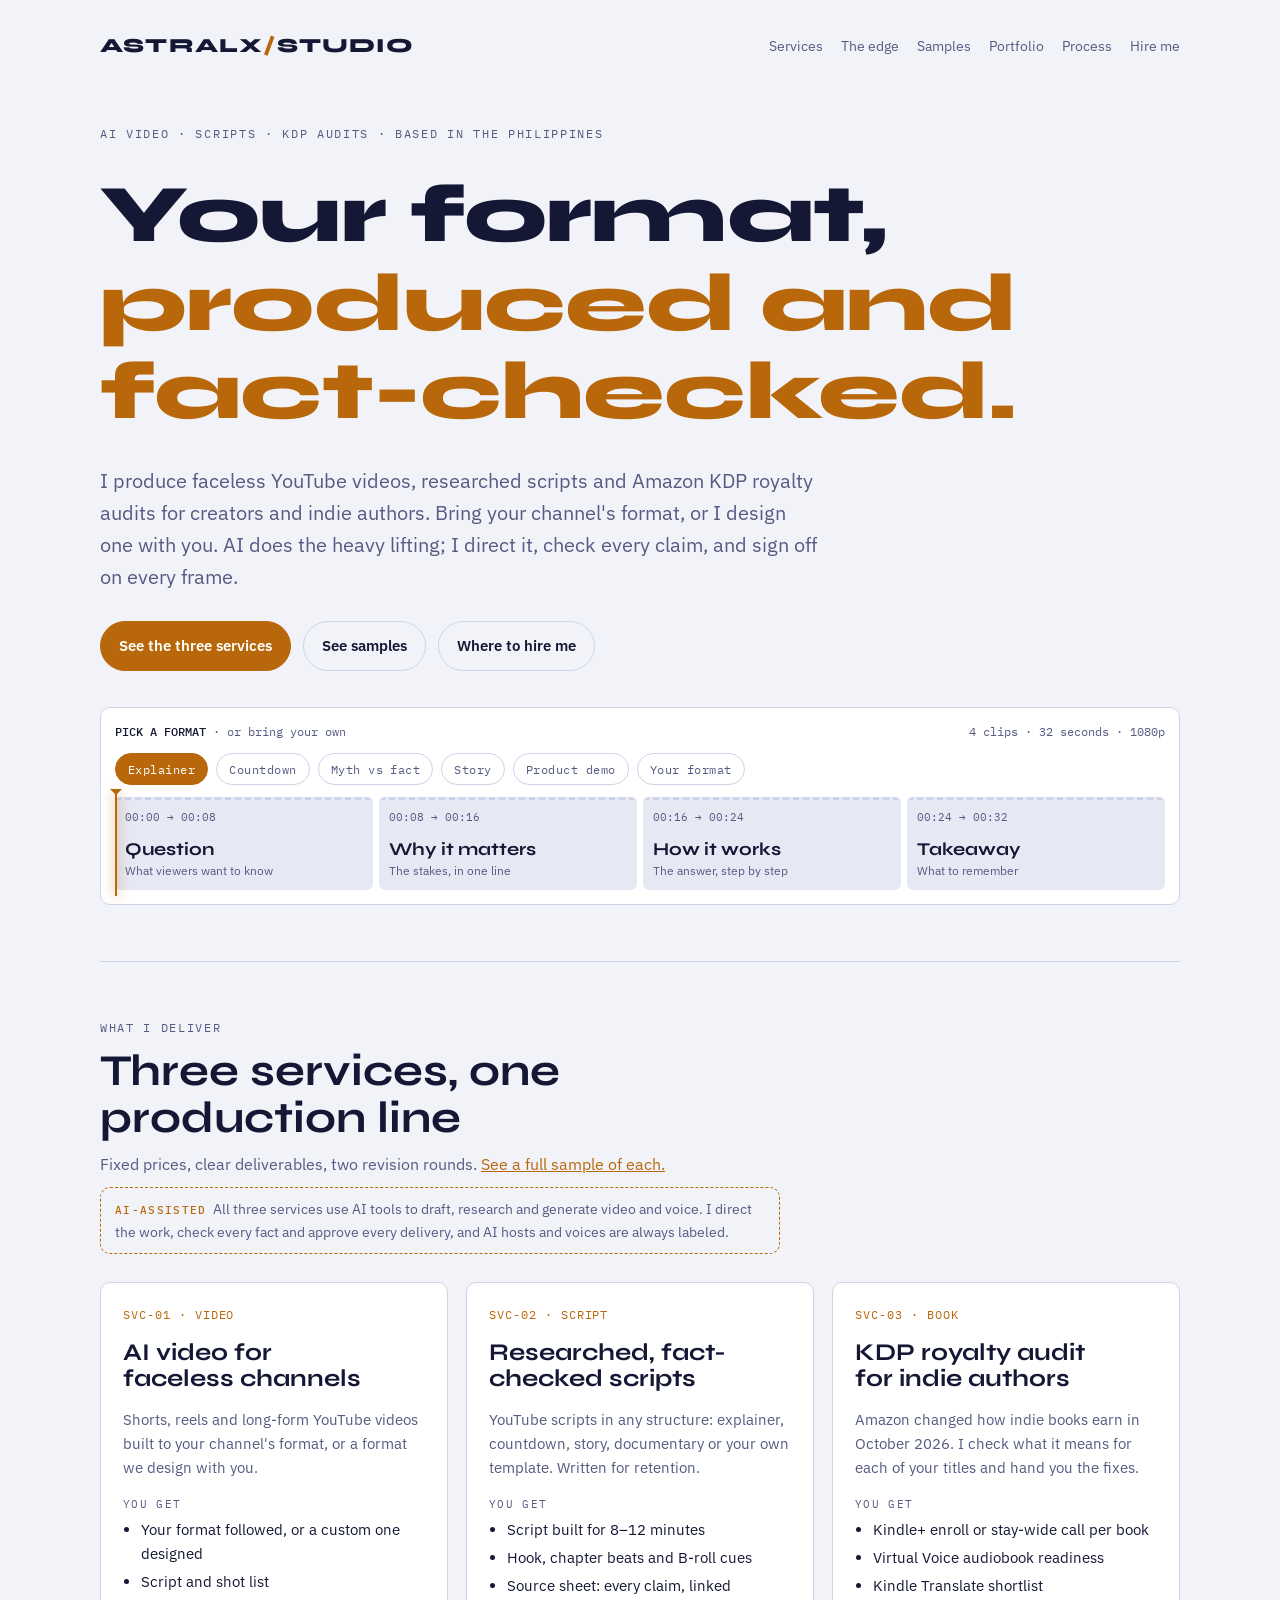
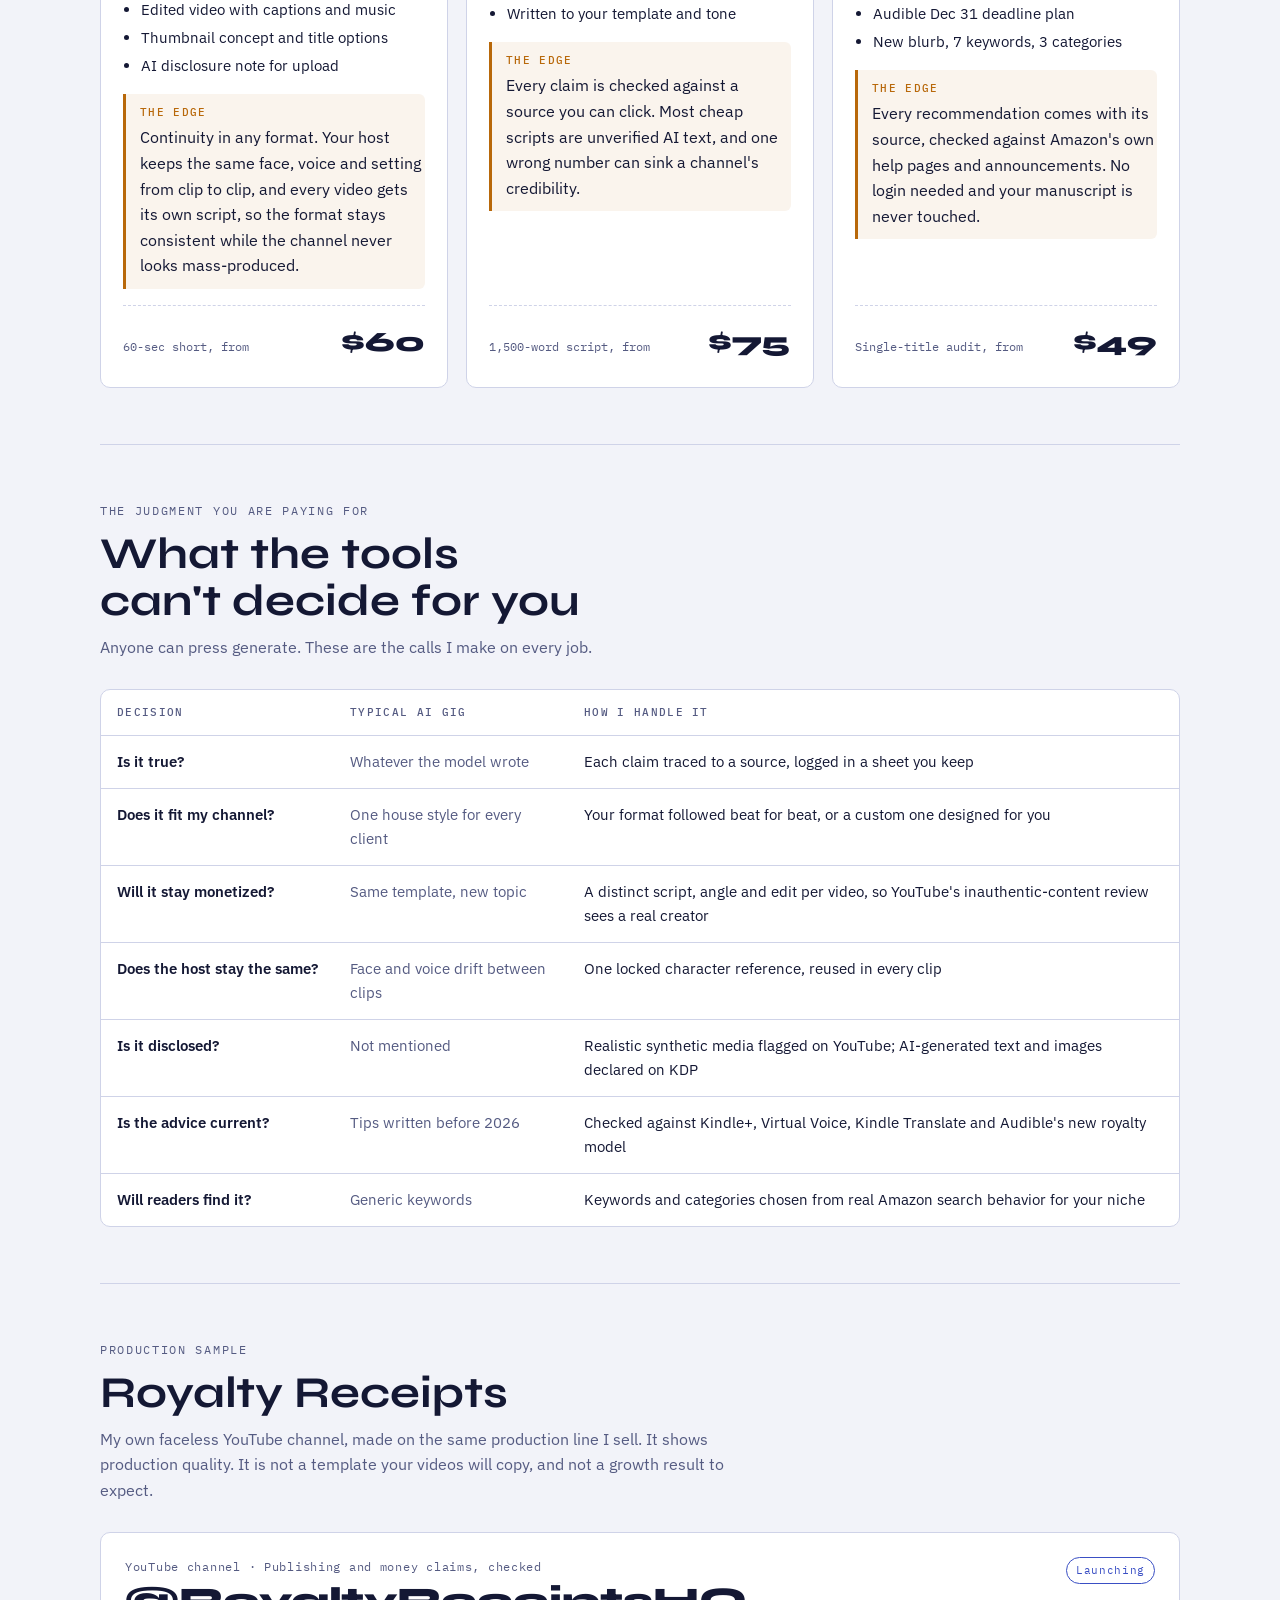
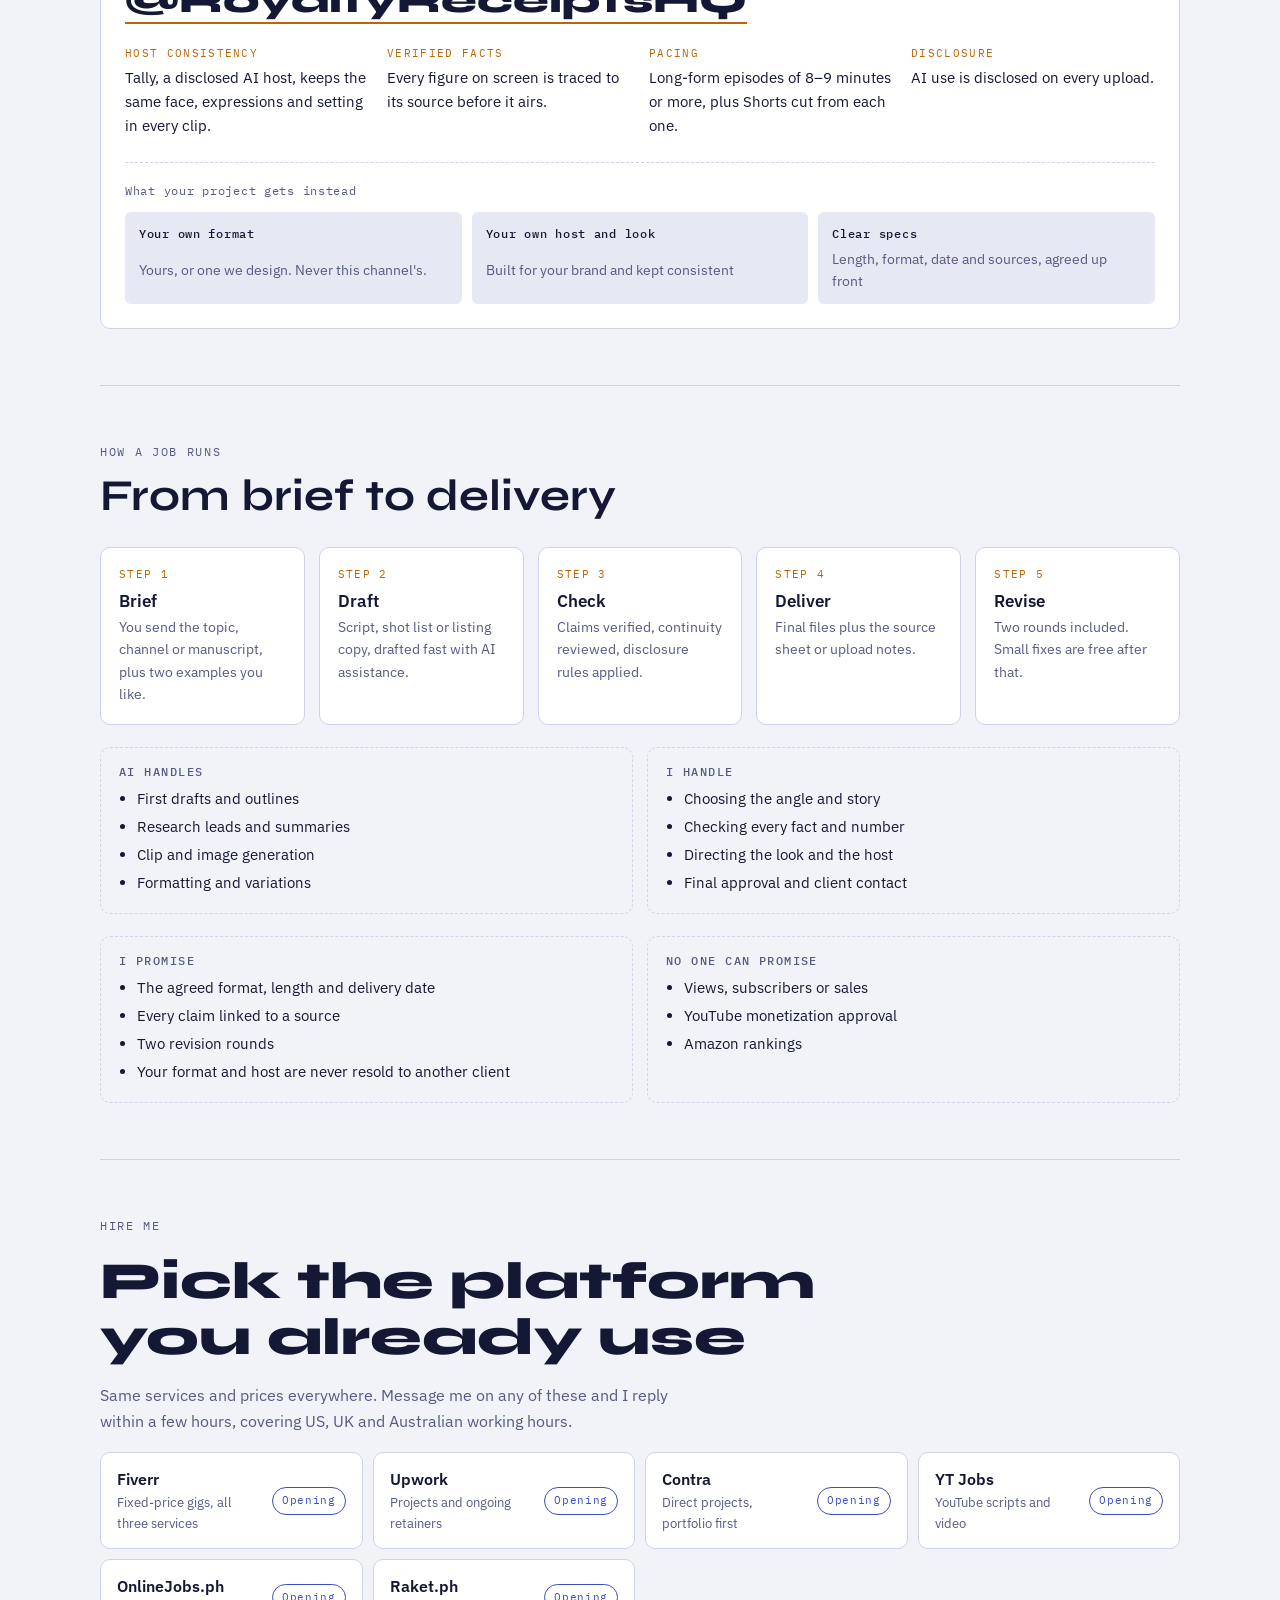
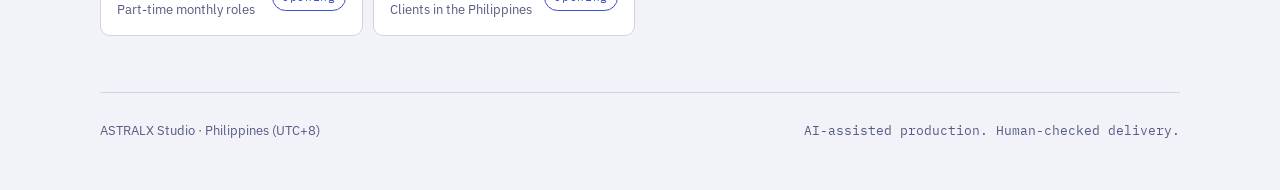
<file: index.html>
<!doctype html>
<html lang="en">
<head>
<meta charset="utf-8">
<meta name="viewport" content="width=device-width, initial-scale=1, viewport-fit=cover">
<title>ASTRALX Studio</title>
<meta name="claude:viewport-fit-sides" content="cover">
<meta name="description" content="Books, researched scripts and AI video for creators and indie authors. One producer, every claim checked.">
<link rel="preconnect" href="https://fonts.googleapis.com">
<link rel="preconnect" href="https://fonts.gstatic.com" crossorigin>
<link rel="stylesheet" href="https://fonts.googleapis.com/css2?family=Syne:wght@600;700;800&family=IBM+Plex+Sans:ital,wght@0,400;0,500;0,600;1,400&family=IBM+Plex+Mono:wght@400;500&display=swap">
<style>
/* Layout: a production timeline. Hero is a clip strip with a moving playhead; services read like spec sheets; proof reads like a credits roll. */
:root {
  --bg: #0D1028;
  --surface: #161A3A;
  --surface-2: #1E2350;
  --fg: #ECEDF7;
  --muted: #A3A8CC;
  --line: #2C3266;
  --accent: #F2A541;
  --accent-ink: #1A1206;
  --ok: #6FD3A6;
  --soon: #8FA3FF;
  --display: "Syne", "Trebuchet MS", system-ui, sans-serif;
  --body: "IBM Plex Sans", system-ui, -apple-system, "Segoe UI", sans-serif;
  --mono: "IBM Plex Mono", ui-monospace, "SFMono-Regular", Menlo, monospace;
  --r: 10px;
  color-scheme: dark;
}
@media (prefers-color-scheme: light) {
  :root:not([data-theme="dark"]) {
    --bg: #F2F3F9; --surface: #FFFFFF; --surface-2: #E6E8F4; --fg: #141834; --muted: #555B82;
    --line: #CFD3E8; --accent: #B8680A; --accent-ink: #FFFFFF; --ok: #1E8A5B; --soon: #3A4FC4;
    color-scheme: light;
  }
}
:root[data-theme="light"] {
  --bg: #F2F3F9; --surface: #FFFFFF; --surface-2: #E6E8F4; --fg: #141834; --muted: #555B82;
  --line: #CFD3E8; --accent: #B8680A; --accent-ink: #FFFFFF; --ok: #1E8A5B; --soon: #3A4FC4;
  color-scheme: light;
}
* { box-sizing: border-box; }
html { scroll-behavior: smooth; }
@media (prefers-reduced-motion: reduce) { html { scroll-behavior: auto; } }
body {
  background: var(--bg); color: var(--fg); font-family: var(--body); font-size: 16px; line-height: 1.6;
  padding-left: max(16px, env(safe-area-inset-left, 0px)); padding-right: max(16px, env(safe-area-inset-right, 0px));
}
.wrap { max-width: 1080px; margin: 0 auto; }
a { color: var(--accent); }
a:focus-visible, button:focus-visible { outline: 2px solid var(--accent); outline-offset: 3px; border-radius: 4px; }
h1, h2, h3 { font-family: var(--display); line-height: 1.08; text-wrap: balance; margin: 0; }
p { margin: 0; }
.eyebrow { font-family: var(--mono); font-size: 12px; letter-spacing: .14em; text-transform: uppercase; color: var(--muted); }

/* top bar */
.top { display: flex; justify-content: space-between; align-items: center; gap: 16px; padding-block: 22px; flex-wrap: wrap; }
.mark { font-family: var(--display); font-weight: 800; font-size: 20px; letter-spacing: .06em; }
.mark span { color: var(--accent); }
.top nav { display: flex; gap: 18px; flex-wrap: wrap; font-size: 14px; }
.top nav a { color: var(--muted); text-decoration: none; }
.top nav a:hover { color: var(--fg); }

/* hero */
.hero { padding-block: 40px 56px; display: grid; gap: 28px; }
.hero h1 { font-size: clamp(38px, 7.4vw, 82px); font-weight: 800; letter-spacing: -.01em; max-width: 14ch; }
.hero h1 em { font-style: normal; color: var(--accent); }
.hero .lede { font-size: clamp(17px, 2.1vw, 20px); color: var(--muted); max-width: 60ch; }
.cta { display: flex; gap: 12px; flex-wrap: wrap; }
.btn { display: inline-flex; align-items: center; gap: 8px; padding: 12px 18px; border-radius: 999px; font-weight: 600; font-size: 15px; text-decoration: none; border: 1px solid var(--line); color: var(--fg); background: transparent; cursor: pointer; font-family: var(--body); }
.btn.primary { background: var(--accent); color: var(--accent-ink); border-color: var(--accent); }
.btn:hover { transform: translateY(-1px); }

/* clip strip */
.strip { margin-top: 8px; border: 1px solid var(--line); border-radius: var(--r); background: var(--surface); padding: 14px; overflow: hidden; }
.strip-head { display: flex; justify-content: space-between; gap: 12px; flex-wrap: wrap; font-family: var(--mono); font-size: 12px; color: var(--muted); margin-bottom: 12px; }
.strip-head b { color: var(--fg); font-weight: 500; }
.track { position: relative; display: grid; grid-template-columns: repeat(4, minmax(0, 1fr)); gap: 6px; }
.clip { background: var(--surface-2); border-radius: 6px; padding: 12px 10px 10px; min-width: 0; min-height: 92px; display: flex; flex-direction: column; justify-content: space-between; gap: 8px; position: relative; overflow: hidden; }
.clip::before { content: ""; position: absolute; inset: 0 0 auto 0; height: 3px; background: repeating-linear-gradient(90deg, var(--line) 0 6px, transparent 6px 10px); }
.clip .tc { font-family: var(--mono); font-size: 11px; color: var(--muted); }
.clip .lbl { font-family: var(--display); font-weight: 700; font-size: clamp(14px, 2vw, 18px); }
.clip .sub { font-size: 12px; color: var(--muted); line-height: 1.35; }
.playhead { position: absolute; top: -6px; bottom: -6px; width: 2px; background: var(--accent); left: 0; box-shadow: 0 0 12px var(--accent); animation: play 10s linear infinite; pointer-events: none; }
.playhead::before { content: ""; position: absolute; top: -2px; left: -5px; border: 6px solid transparent; border-top-color: var(--accent); }
@keyframes play { from { left: 0; } to { left: calc(100% - 2px); } }
@media (prefers-reduced-motion: reduce) { .playhead { animation: none; left: 37%; } }
@media (max-width: 560px) { .track { grid-template-columns: repeat(2, minmax(0, 1fr)); } .playhead { display: none; } }
.fmts { display: flex; flex-wrap: wrap; gap: 8px; margin-bottom: 12px; }
.fmt { font-family: var(--mono); font-size: 12px; letter-spacing: .04em; padding: 7px 12px; min-height: 32px; border-radius: 999px; border: 1px solid var(--line); background: transparent; color: var(--muted); cursor: pointer; }
.fmt:hover { color: var(--fg); border-color: var(--muted); }
.fmt[aria-pressed="true"] { background: var(--accent); border-color: var(--accent); color: var(--accent-ink); }

/* sections */
section { padding-block: 56px; border-top: 1px solid var(--line); }
.sec-head { display: grid; gap: 10px; margin-bottom: 28px; max-width: 68ch; }
.sec-head h2 { font-size: clamp(28px, 4.4vw, 44px); font-weight: 700; }
.sec-head p { color: var(--muted); }

/* services */
.services { display: grid; gap: 18px; grid-template-columns: repeat(auto-fit, minmax(290px, 1fr)); }
.svc { background: var(--surface); border: 1px solid var(--line); border-radius: var(--r); padding: 22px; display: flex; flex-direction: column; gap: 16px; min-width: 0; }
.svc .code { font-family: var(--mono); font-size: 12px; color: var(--accent); letter-spacing: .08em; }
.svc h3 { font-size: 24px; font-weight: 700; }
.svc .what { color: var(--muted); font-size: 15px; }
.svc dl { margin: 0; display: grid; gap: 12px; }
.svc dt { font-family: var(--mono); font-size: 11px; letter-spacing: .12em; text-transform: uppercase; color: var(--muted); }
.svc dd { margin: 2px 0 0; font-size: 15px; }
.svc ul { margin: 4px 0 0; padding-left: 18px; display: grid; gap: 4px; font-size: 15px; }
.edge { border-left: 3px solid var(--accent); padding: 10px 0 10px 14px; background: color-mix(in srgb, var(--accent) 7%, transparent); border-radius: 0 6px 6px 0; }
.edge b { display: block; font-family: var(--mono); font-size: 11px; letter-spacing: .12em; text-transform: uppercase; color: var(--accent); margin-bottom: 4px; font-weight: 500; }
.price { margin-top: auto; display: flex; justify-content: space-between; align-items: baseline; gap: 10px; padding-top: 14px; border-top: 1px dashed var(--line); font-variant-numeric: tabular-nums; }
.price .from { font-family: var(--mono); font-size: 12px; color: var(--muted); }
.price .amt { font-family: var(--display); font-weight: 800; font-size: 28px; }

/* edge comparison table */
.tbl-wrap { overflow-x: auto; border: 1px solid var(--line); border-radius: var(--r); background: var(--surface); }
table { border-collapse: collapse; width: 100%; min-width: 620px; font-size: 15px; }
th, td { text-align: left; vertical-align: top; padding: 14px 16px; border-bottom: 1px solid var(--line); }
th { font-family: var(--mono); font-size: 11px; letter-spacing: .12em; text-transform: uppercase; color: var(--muted); font-weight: 500; }
tr:last-child td { border-bottom: 0; }
td:first-child { font-weight: 600; white-space: nowrap; }
td.them { color: var(--muted); }

/* proof roll */
.roll { display: grid; gap: 0; border-top: 1px solid var(--line); }
.row { display: grid; grid-template-columns: 170px minmax(0, 1fr) auto; gap: 18px; padding-block: 18px; border-bottom: 1px solid var(--line); align-items: start; }
.row .kind { font-family: var(--mono); font-size: 12px; color: var(--muted); letter-spacing: .06em; padding-top: 3px; }
.row h3 { font-family: var(--body); font-size: 18px; font-weight: 600; line-height: 1.3; }
.row p { color: var(--muted); font-size: 15px; margin-top: 4px; }
.chip { font-family: var(--mono); font-size: 11px; letter-spacing: .06em; padding: 4px 9px; border-radius: 999px; border: 1px solid currentColor; white-space: nowrap; }
.chip.live { color: var(--ok); }
.chip.soon { color: var(--soon); }
@media (max-width: 640px) { .row { grid-template-columns: minmax(0, 1fr); gap: 6px; } .row .chip { justify-self: start; } }
.feature { background: var(--surface); border: 1px solid var(--line); border-radius: var(--r); padding: 24px; display: grid; gap: 24px; }
.feature .kind { font-family: var(--mono); font-size: 12px; color: var(--muted); letter-spacing: .06em; }
.feature-top { display: flex; justify-content: space-between; align-items: flex-start; gap: 16px; flex-wrap: wrap; }
.feature-top > div { min-width: 0; }
.feature h3 { font-size: clamp(24px, 4vw, 36px); font-weight: 800; margin-top: 6px; overflow-wrap: anywhere; }
.feature h3 a { color: var(--fg); text-decoration: none; border-bottom: 2px solid var(--accent); }
.feature h3 a:hover { color: var(--accent); }
.facts { margin: 0; display: grid; gap: 18px; grid-template-columns: repeat(auto-fit, minmax(220px, 1fr)); }
.facts > div { min-width: 0; }
.facts dt { font-family: var(--mono); font-size: 11px; letter-spacing: .12em; text-transform: uppercase; color: var(--accent); }
.facts dd { margin: 4px 0 0; font-size: 15px; }
.map { border-top: 1px dashed var(--line); padding-top: 18px; display: grid; gap: 12px; }
.map ul { list-style: none; margin: 0; padding: 0; display: grid; gap: 10px; grid-template-columns: repeat(auto-fit, minmax(220px, 1fr)); }
.map li { background: var(--surface-2); border-radius: 6px; padding: 12px 14px; display: grid; gap: 4px; min-width: 0; }
.map li b { font-family: var(--mono); font-size: 12px; font-weight: 500; letter-spacing: .06em; }
.map li span { font-size: 14px; color: var(--muted); }

/* process */
.steps { list-style: none; margin: 0; padding: 0; display: grid; gap: 14px; grid-template-columns: repeat(auto-fit, minmax(190px, 1fr)); counter-reset: s; }
.steps li { counter-increment: s; padding: 18px; border-radius: var(--r); background: var(--surface); border: 1px solid var(--line); min-width: 0; }
.steps li::before { content: "Step " counter(s); display: block; font-family: var(--mono); font-size: 11px; letter-spacing: .12em; text-transform: uppercase; color: var(--accent); margin-bottom: 8px; }
.steps h3 { font-family: var(--body); font-size: 17px; font-weight: 600; }
.steps p { color: var(--muted); font-size: 14px; margin-top: 6px; }
.split { margin-top: 22px; display: grid; gap: 14px; grid-template-columns: repeat(auto-fit, minmax(260px, 1fr)); }
.split div { padding: 18px; border-radius: var(--r); border: 1px dashed var(--line); min-width: 0; }
.ai-note { border: 1px dashed var(--accent); border-radius: 10px; padding: 10px 14px; font-size: 14px; color: var(--fg); }
.ai-note b { font-family: var(--mono); font-size: 11px; letter-spacing: .12em; text-transform: uppercase; color: var(--accent); font-weight: 500; margin-right: 6px; }
.split h3 { font-family: var(--mono); font-size: 12px; letter-spacing: .12em; text-transform: uppercase; font-weight: 500; color: var(--muted); margin-bottom: 8px; }
.split ul { margin: 0; padding-left: 18px; display: grid; gap: 4px; font-size: 15px; }

/* platforms */
.plats { display: grid; gap: 10px; grid-template-columns: repeat(auto-fit, minmax(230px, 1fr)); }
.plat { display: flex; justify-content: space-between; align-items: center; gap: 12px; padding: 14px 16px; border-radius: var(--r); background: var(--surface); border: 1px solid var(--line); min-width: 0; }
.plat b { display: block; font-weight: 600; }
.plat span.d { display: block; font-size: 13px; color: var(--muted); }

/* contact */
.contact { display: grid; gap: 18px; }
.contact h2 { font-size: clamp(30px, 5vw, 52px); font-weight: 800; max-width: 18ch; }
.contact .lede { color: var(--muted); max-width: 58ch; }
footer { padding-block: 28px 40px; color: var(--muted); font-size: 13px; display: flex; justify-content: space-between; gap: 12px; flex-wrap: wrap; border-top: 1px solid var(--line); }
footer .mono { font-family: var(--mono); }
</style>
</head>
<body>


<div class="wrap">
  <header class="top">
    <div class="mark">ASTRALX<span>/</span>STUDIO</div>
    <nav aria-label="Sections">
      <a href="#services">Services</a>
      <a href="#edge">The edge</a>
      <a href="samples.html">Samples</a>
      <a href="#proof">Portfolio</a>
      <a href="#process">Process</a>
      <a href="#find">Hire me</a>
    </nav>
  </header>

  <div class="hero">
    <p class="eyebrow">AI video · Scripts · KDP audits · Based in the Philippines</p>
    <h1>Your format, <em>produced and fact-checked.</em></h1>
    <p class="lede">I produce faceless YouTube videos, researched scripts and Amazon KDP royalty audits for creators and indie authors. Bring your channel's format, or I design one with you. AI does the heavy lifting; I direct it, check every claim, and sign off on every frame.</p>
    <div class="cta">
      <a class="btn primary" href="#services">See the three services</a>
      <a class="btn" href="samples.html">See samples</a>
      <a class="btn" href="#find">Where to hire me</a>
    </div>

    <div class="strip" aria-label="Example video formats, each built from four 8-second clips">
      <div class="strip-head"><span><b>PICK A FORMAT</b> · or bring your own</span><span>4 clips · 32 seconds · 1080p</span></div>
      <div class="fmts" aria-label="Video formats">
        <button type="button" class="fmt" id="fmt-explainer" data-f="explainer" aria-pressed="true">Explainer</button>
        <button type="button" class="fmt" id="fmt-countdown" data-f="countdown" aria-pressed="false">Countdown</button>
        <button type="button" class="fmt" id="fmt-myth" data-f="myth" aria-pressed="false">Myth vs fact</button>
        <button type="button" class="fmt" id="fmt-story" data-f="story" aria-pressed="false">Story</button>
        <button type="button" class="fmt" id="fmt-product" data-f="product" aria-pressed="false">Product demo</button>
        <button type="button" class="fmt" id="fmt-yours" data-f="yours" aria-pressed="false">Your format</button>
      </div>
      <div class="track" aria-live="polite">
        <div class="clip"><span class="tc">00:00 → 00:08</span><div><div class="lbl" id="l0">Question</div><div class="sub" id="s0">What viewers want to know</div></div></div>
        <div class="clip"><span class="tc">00:08 → 00:16</span><div><div class="lbl" id="l1">Why it matters</div><div class="sub" id="s1">The stakes, in one line</div></div></div>
        <div class="clip"><span class="tc">00:16 → 00:24</span><div><div class="lbl" id="l2">How it works</div><div class="sub" id="s2">The answer, step by step</div></div></div>
        <div class="clip"><span class="tc">00:24 → 00:32</span><div><div class="lbl" id="l3">Takeaway</div><div class="sub" id="s3">What to remember</div></div></div>
        <div class="playhead" aria-hidden="true"></div>
      </div>
    </div>
  </div>

  <section id="services">
    <div class="sec-head">
      <p class="eyebrow">What I deliver</p>
      <h2>Three services, one production line</h2>
      <p>Fixed prices, clear deliverables, two revision rounds. <a href="samples.html">See a full sample of each.</a></p>
      <p class="ai-note"><b>AI-assisted</b>All three services use AI tools to draft, research and generate video and voice. I direct the work, check every fact and approve every delivery, and AI hosts and voices are always labeled.</p>
    </div>
    <div class="services">
      <article class="svc">
        <span class="code">SVC-01 · VIDEO</span>
        <h3>AI video for faceless channels</h3>
        <p class="what">Shorts, reels and long-form YouTube videos built to your channel's format, or a format we design with you.</p>
        <dl>
          <div><dt>You get</dt><dd><ul><li>Your format followed, or a custom one designed</li><li>Script and shot list</li><li>Edited video with captions and music</li><li>Thumbnail concept and title options</li><li>AI disclosure note for upload</li></ul></dd></div>
        </dl>
        <div class="edge"><b>The edge</b>Continuity in any format. Your host keeps the same face, voice and setting from clip to clip, and every video gets its own script, so the format stays consistent while the channel never looks mass-produced.</div>
        <div class="price"><span class="from">60-sec short, from</span><span class="amt">$60</span></div>
      </article>

      <article class="svc">
        <span class="code">SVC-02 · SCRIPT</span>
        <h3>Researched, fact-checked scripts</h3>
        <p class="what">YouTube scripts in any structure: explainer, countdown, story, documentary or your own template. Written for retention.</p>
        <dl>
          <div><dt>You get</dt><dd><ul><li>Script built for 8–12 minutes</li><li>Hook, chapter beats and B-roll cues</li><li>Source sheet: every claim, linked</li><li>Written to your template and tone</li></ul></dd></div>
        </dl>
        <div class="edge"><b>The edge</b>Every claim is checked against a source you can click. Most cheap scripts are unverified AI text, and one wrong number can sink a channel's credibility.</div>
        <div class="price"><span class="from">1,500-word script, from</span><span class="amt">$75</span></div>
      </article>

      <article class="svc">
        <span class="code">SVC-03 · BOOK</span>
        <h3>KDP royalty audit for indie authors</h3>
        <p class="what">Amazon changed how indie books earn in October 2026. I check what it means for each of your titles and hand you the fixes.</p>
        <dl>
          <div><dt>You get</dt><dd><ul><li>Kindle+ enroll or stay-wide call per book</li><li>Virtual Voice audiobook readiness</li><li>Kindle Translate shortlist</li><li>Audible Dec 31 deadline plan</li><li>New blurb, 7 keywords, 3 categories</li></ul></dd></div>
        </dl>
        <div class="edge"><b>The edge</b>Every recommendation comes with its source, checked against Amazon's own help pages and announcements. No login needed and your manuscript is never touched.</div>
        <div class="price"><span class="from">Single-title audit, from</span><span class="amt">$49</span></div>
      </article>
    </div>
  </section>

  <section id="edge">
    <div class="sec-head">
      <p class="eyebrow">The judgment you are paying for</p>
      <h2>What the tools can't decide for you</h2>
      <p>Anyone can press generate. These are the calls I make on every job.</p>
    </div>
    <div class="tbl-wrap">
      <table>
        <thead><tr><th>Decision</th><th>Typical AI gig</th><th>How I handle it</th></tr></thead>
        <tbody>
          <tr><td>Is it true?</td><td class="them">Whatever the model wrote</td><td>Each claim traced to a source, logged in a sheet you keep</td></tr>
          <tr><td>Does it fit my channel?</td><td class="them">One house style for every client</td><td>Your format followed beat for beat, or a custom one designed for you</td></tr>
          <tr><td>Will it stay monetized?</td><td class="them">Same template, new topic</td><td>A distinct script, angle and edit per video, so YouTube's inauthentic-content review sees a real creator</td></tr>
          <tr><td>Does the host stay the same?</td><td class="them">Face and voice drift between clips</td><td>One locked character reference, reused in every clip</td></tr>
          <tr><td>Is it disclosed?</td><td class="them">Not mentioned</td><td>Realistic synthetic media flagged on YouTube; AI-generated text and images declared on KDP</td></tr>
          <tr><td>Is the advice current?</td><td class="them">Tips written before 2026</td><td>Checked against Kindle+, Virtual Voice, Kindle Translate and Audible's new royalty model</td></tr>
          <tr><td>Will readers find it?</td><td class="them">Generic keywords</td><td>Keywords and categories chosen from real Amazon search behavior for your niche</td></tr>
        </tbody>
      </table>
    </div>
  </section>

  <section id="proof">
    <div class="sec-head">
      <p class="eyebrow">Production sample</p>
      <h2>Royalty Receipts</h2>
      <p>My own faceless YouTube channel, made on the same production line I sell. It shows production quality. It is not a template your videos will copy, and not a growth result to expect.</p>
    </div>
    <div class="feature">
      <div class="feature-top">
        <div>
          <p class="kind">YouTube channel · Publishing and money claims, checked</p>
          <h3><a href="https://www.youtube.com/@RoyaltyReceiptsHQ" target="_blank" rel="noopener">@RoyaltyReceiptsHQ</a></h3>
        </div>
        <span class="chip soon">Launching</span>
      </div>
      <dl class="facts">
        <div><dt>Host consistency</dt><dd>Tally, a disclosed AI host, keeps the same face, expressions and setting in every clip.</dd></div>
        <div><dt>Verified facts</dt><dd>Every figure on screen is traced to its source before it airs.</dd></div>
        <div><dt>Pacing</dt><dd>Long-form episodes of 8–9 minutes or more, plus Shorts cut from each one.</dd></div>
        <div><dt>Disclosure</dt><dd>AI use is disclosed on every upload.</dd></div>
      </dl>
      <div class="map">
        <p class="kind">What your project gets instead</p>
        <ul>
          <li><b>Your own format</b><span>Yours, or one we design. Never this channel's.</span></li>
          <li><b>Your own host and look</b><span>Built for your brand and kept consistent</span></li>
          <li><b>Clear specs</b><span>Length, format, date and sources, agreed up front</span></li>
        </ul>
      </div>
    </div>
  </section>

  <section id="process">
    <div class="sec-head">
      <p class="eyebrow">How a job runs</p>
      <h2>From brief to delivery</h2>
    </div>
    <ol class="steps">
      <li><h3>Brief</h3><p>You send the topic, channel or manuscript, plus two examples you like.</p></li>
      <li><h3>Draft</h3><p>Script, shot list or listing copy, drafted fast with AI assistance.</p></li>
      <li><h3>Check</h3><p>Claims verified, continuity reviewed, disclosure rules applied.</p></li>
      <li><h3>Deliver</h3><p>Final files plus the source sheet or upload notes.</p></li>
      <li><h3>Revise</h3><p>Two rounds included. Small fixes are free after that.</p></li>
    </ol>
    <div class="split">
      <div><h3>AI handles</h3><ul><li>First drafts and outlines</li><li>Research leads and summaries</li><li>Clip and image generation</li><li>Formatting and variations</li></ul></div>
      <div><h3>I handle</h3><ul><li>Choosing the angle and story</li><li>Checking every fact and number</li><li>Directing the look and the host</li><li>Final approval and client contact</li></ul></div>
    </div>
    <div class="split">
      <div><h3>I promise</h3><ul><li>The agreed format, length and delivery date</li><li>Every claim linked to a source</li><li>Two revision rounds</li><li>Your format and host are never resold to another client</li></ul></div>
      <div><h3>No one can promise</h3><ul><li>Views, subscribers or sales</li><li>YouTube monetization approval</li><li>Amazon rankings</li></ul></div>
    </div>
  </section>

  <section id="find">
    <div class="contact">
      <p class="eyebrow">Hire me</p>
      <h2>Pick the platform you already use</h2>
      <p class="lede">Same services and prices everywhere. Message me on any of these and I reply within a few hours, covering US, UK and Australian working hours.</p>
      <div class="plats">
        <div class="plat"><div><b>Fiverr</b><span class="d">Fixed-price gigs, all three services</span></div><span class="chip soon">Opening</span></div>
        <div class="plat"><div><b>Upwork</b><span class="d">Projects and ongoing retainers</span></div><span class="chip soon">Opening</span></div>
        <div class="plat"><div><b>Contra</b><span class="d">Direct projects, portfolio first</span></div><span class="chip soon">Opening</span></div>
        <div class="plat"><div><b>YT Jobs</b><span class="d">YouTube scripts and video</span></div><span class="chip soon">Opening</span></div>
        <div class="plat"><div><b>OnlineJobs.ph</b><span class="d">Part-time monthly roles</span></div><span class="chip soon">Opening</span></div>
        <div class="plat"><div><b>Raket.ph</b><span class="d">Clients in the Philippines</span></div><span class="chip soon">Opening</span></div>
      </div>
    </div>
  </section>

  <footer>
    <span>ASTRALX Studio · Philippines (UTC+8)</span>
    <span class="mono">AI-assisted production. Human-checked delivery.</span>
  </footer>
</div>

<script>
(function () {
  var formats = {
    explainer: [["Question", "What viewers want to know"], ["Why it matters", "The stakes, in one line"], ["How it works", "The answer, step by step"], ["Takeaway", "What to remember"]],
    countdown: [["Promise", "Five picks, best one last"], ["#5 to #3", "Quick hits"], ["#2", "The strong contender"], ["#1", "The payoff"]],
    myth: [["Myth", "What people believe"], ["Why it spread", "Where it came from"], ["Evidence", "The source, on screen"], ["Verdict", "True, false or misleading"]],
    story: [["Setup", "Who, where, what's normal"], ["Turn", "What changes"], ["Stakes", "What could be lost"], ["Payoff", "How it ends"]],
    product: [["Problem", "The pain your buyer knows"], ["Product", "Your fix, in use"], ["Proof", "What it does, shown"], ["Offer", "The next step"]],
    yours: [["Beat 1", "Send us your structure"], ["Beat 2", "We match your pacing"], ["Beat 3", "Your host and look"], ["Beat 4", "Same shape every episode"]]
  };
  var buttons = document.querySelectorAll(".fmt");
  function show(key) {
    var beats = formats[key];
    if (!beats) return;
    for (var i = 0; i < 4; i++) {
      document.getElementById("l" + i).textContent = beats[i][0];
      document.getElementById("s" + i).textContent = beats[i][1];
    }
    for (var j = 0; j < buttons.length; j++) {
      buttons[j].setAttribute("aria-pressed", buttons[j].getAttribute("data-f") === key ? "true" : "false");
    }
  }
  for (var k = 0; k < buttons.length; k++) {
    buttons[k].addEventListener("click", function () { show(this.getAttribute("data-f")); });
  }
})();
</script>

</body>
</html>
</file>
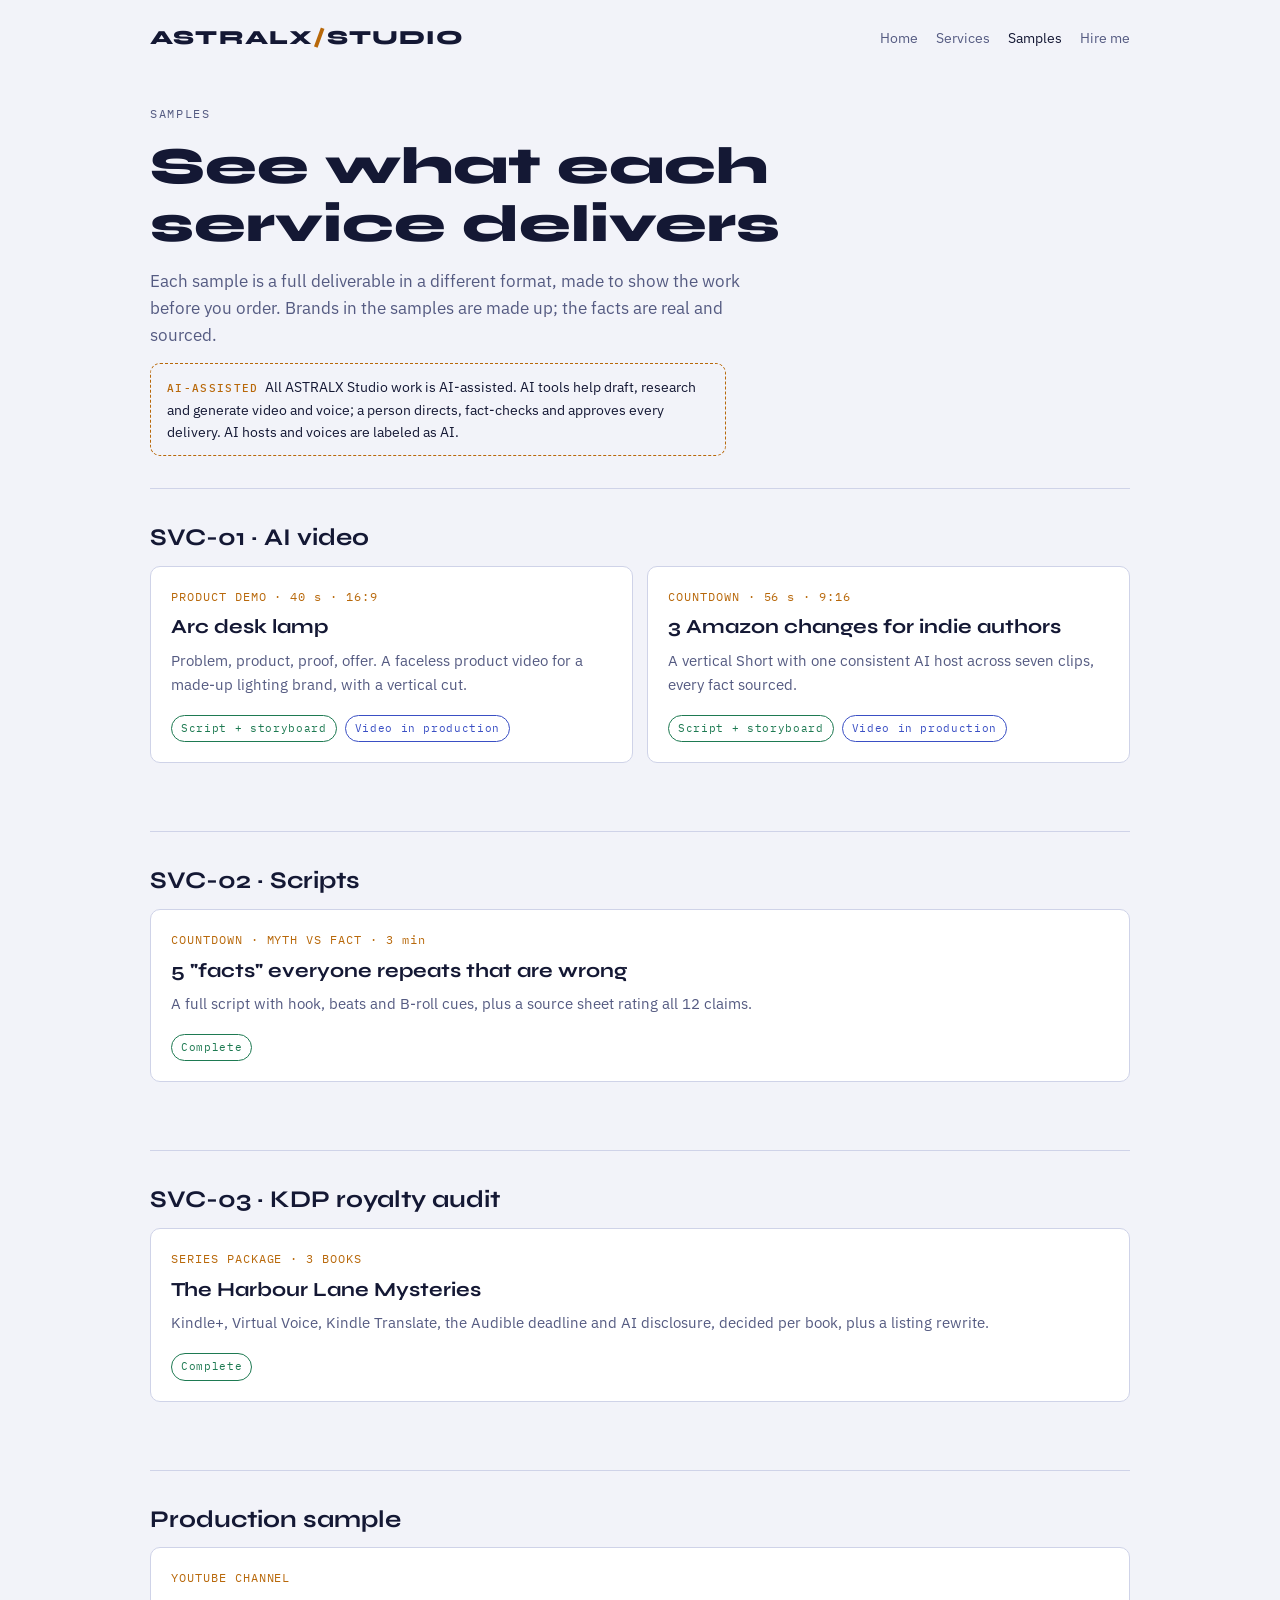
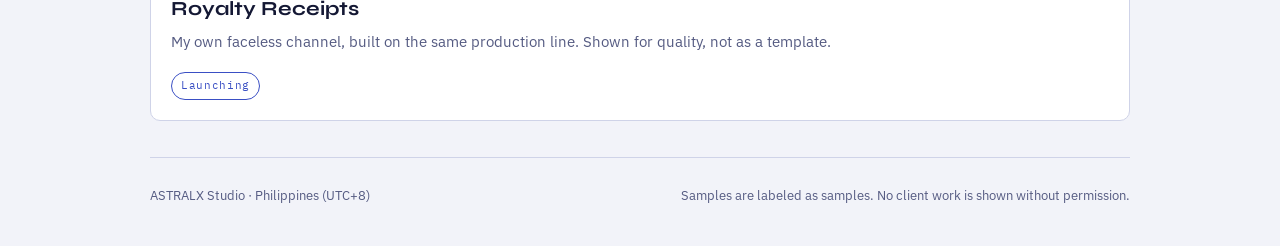
<file: samples.html>
<!doctype html>
<html lang="en">
<head>
<meta charset="utf-8">
<meta name="viewport" content="width=device-width, initial-scale=1, viewport-fit=cover">
<title>Samples · ASTRALX Studio</title>
<meta name="description" content="Sample outputs for each ASTRALX Studio service: AI video, fact-checked scripts and KDP royalty audits.">
<link rel="preconnect" href="https://fonts.googleapis.com">
<link rel="preconnect" href="https://fonts.gstatic.com" crossorigin>
<link rel="stylesheet" href="https://fonts.googleapis.com/css2?family=Syne:wght@600;700;800&family=IBM+Plex+Sans:ital,wght@0,400;0,500;0,600;1,400&family=IBM+Plex+Mono:wght@400;500&display=swap">
<link rel="stylesheet" href="assets/site.css">
</head>
<body>
<div class="wrap">
  <header class="top">
    <a class="mark" href="index.html">ASTRALX<span>/</span>STUDIO</a>
    <nav aria-label="Site"><a href="index.html">Home</a><a href="index.html#services">Services</a><a href="samples.html" aria-current="page">Samples</a><a href="index.html#find">Hire me</a></nav>
  </header>

  <div class="doc-head">
    <p class="eyebrow">Samples</p>
    <h1>See what each service delivers</h1>
    <p class="lede">Each sample is a full deliverable in a different format, made to show the work before you order. Brands in the samples are made up; the facts are real and sourced.</p>
    <p class="notice"><b>AI-assisted</b>All ASTRALX Studio work is AI-assisted. AI tools help draft, research and generate video and voice; a person directs, fact-checks and approves every delivery. AI hosts and voices are labeled as AI.</p>
  </div>

  <div class="groups">
    <section class="group" aria-labelledby="g1">
      <h2 id="g1">SVC-01 · AI video</h2>
      <div class="cards">
        <a class="card" href="samples/product-demo.html">
          <span class="code">PRODUCT DEMO · 40 s · 16:9</span>
          <h3>Arc desk lamp</h3>
          <p>Problem, product, proof, offer. A faceless product video for a made-up lighting brand, with a vertical cut.</p>
          <span class="meta"><span class="chip live">Script + storyboard</span><span class="chip soon">Video in production</span></span>
        </a>
        <a class="card" href="samples/countdown-short.html">
          <span class="code">COUNTDOWN · 56 s · 9:16</span>
          <h3>3 Amazon changes for indie authors</h3>
          <p>A vertical Short with one consistent AI host across seven clips, every fact sourced.</p>
          <span class="meta"><span class="chip live">Script + storyboard</span><span class="chip soon">Video in production</span></span>
        </a>
      </div>
    </section>

    <section class="group" aria-labelledby="g2">
      <h2 id="g2">SVC-02 · Scripts</h2>
      <div class="cards">
        <a class="card" href="samples/myths-script.html">
          <span class="code">COUNTDOWN · MYTH VS FACT · 3 min</span>
          <h3>5 "facts" everyone repeats that are wrong</h3>
          <p>A full script with hook, beats and B-roll cues, plus a source sheet rating all 12 claims.</p>
          <span class="meta"><span class="chip live">Complete</span></span>
        </a>
      </div>
    </section>

    <section class="group" aria-labelledby="g3">
      <h2 id="g3">SVC-03 · KDP royalty audit</h2>
      <div class="cards">
        <a class="card" href="samples/kdp-audit.html">
          <span class="code">SERIES PACKAGE · 3 BOOKS</span>
          <h3>The Harbour Lane Mysteries</h3>
          <p>Kindle+, Virtual Voice, Kindle Translate, the Audible deadline and AI disclosure, decided per book, plus a listing rewrite.</p>
          <span class="meta"><span class="chip live">Complete</span></span>
        </a>
      </div>
    </section>

    <section class="group" aria-labelledby="g4">
      <h2 id="g4">Production sample</h2>
      <div class="cards">
        <a class="card" href="https://www.youtube.com/@RoyaltyReceiptsHQ" target="_blank" rel="noopener">
          <span class="code">YOUTUBE CHANNEL</span>
          <h3>Royalty Receipts</h3>
          <p>My own faceless channel, built on the same production line. Shown for quality, not as a template.</p>
          <span class="meta"><span class="chip soon">Launching</span></span>
        </a>
      </div>
    </section>
  </div>

  <footer>
    <span>ASTRALX Studio · Philippines (UTC+8)</span>
    <span>Samples are labeled as samples. No client work is shown without permission.</span>
  </footer>
</div>
</body>
</html>
</file>
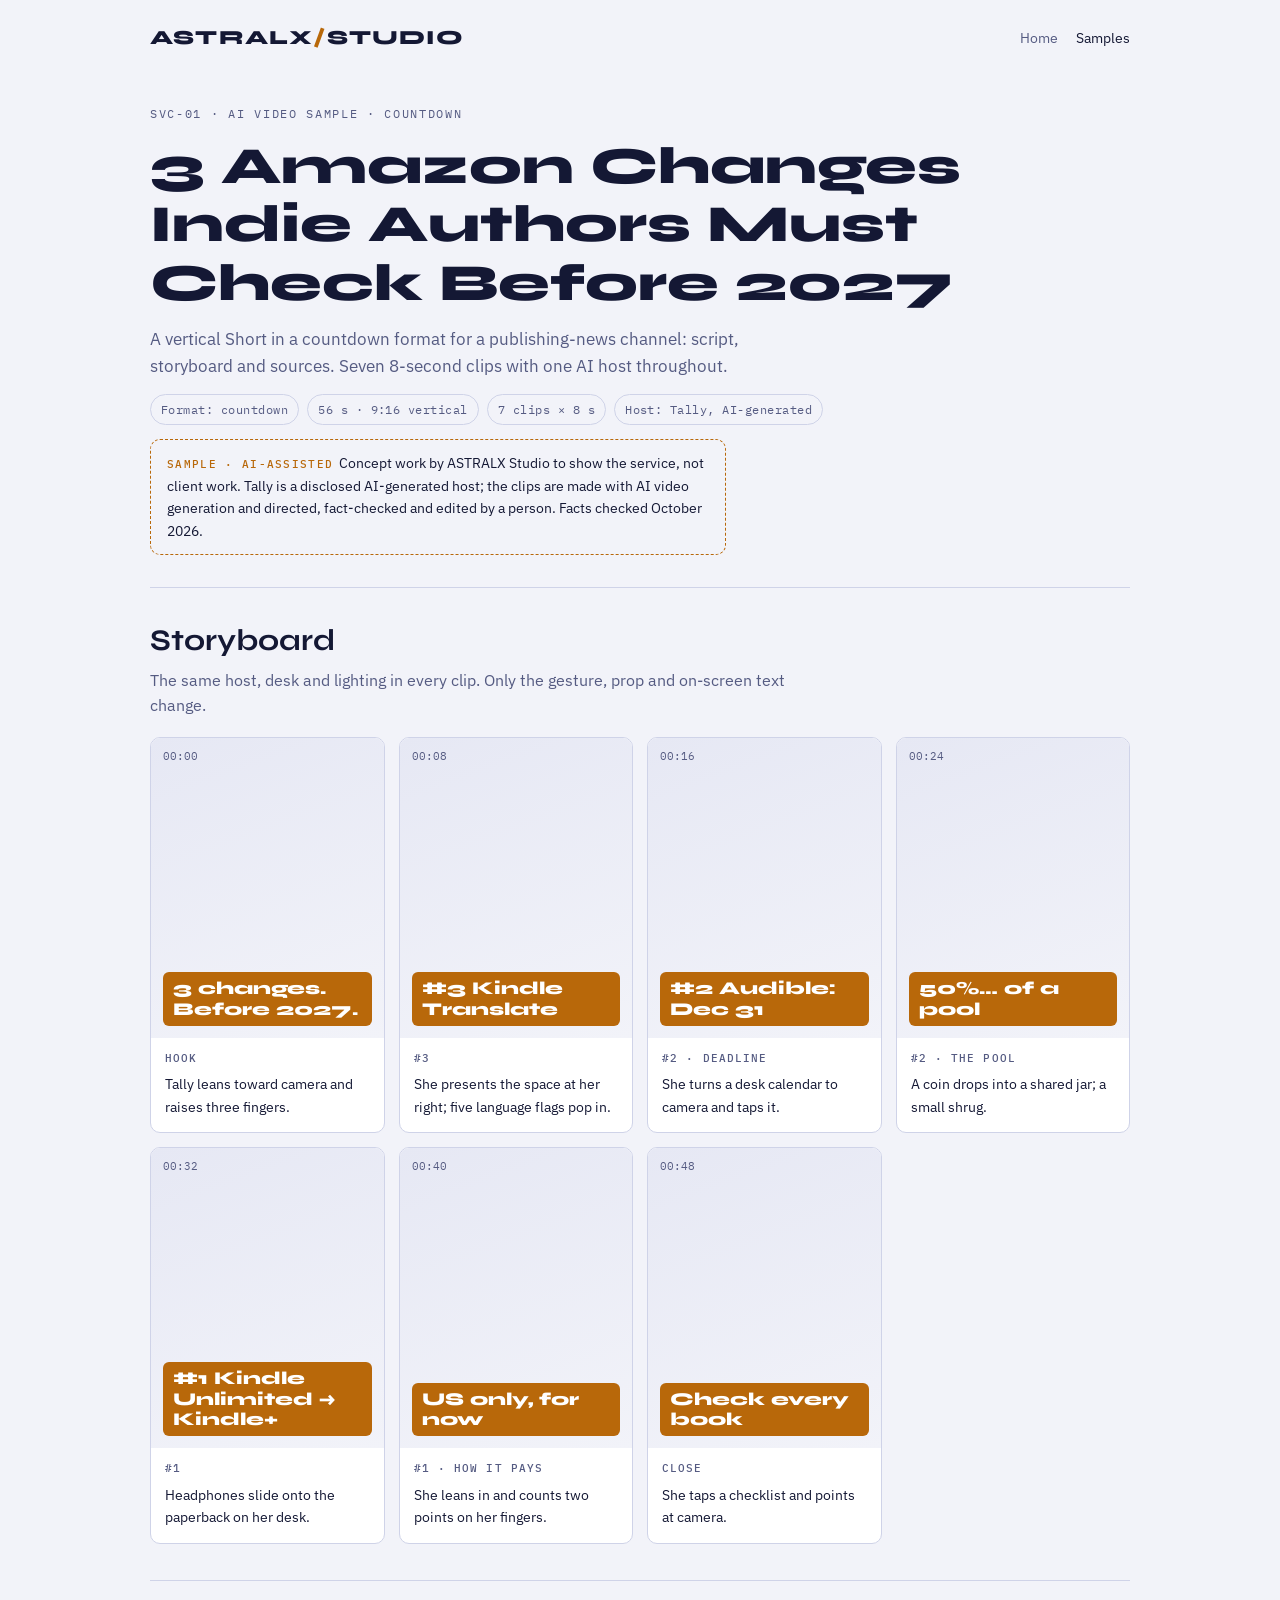
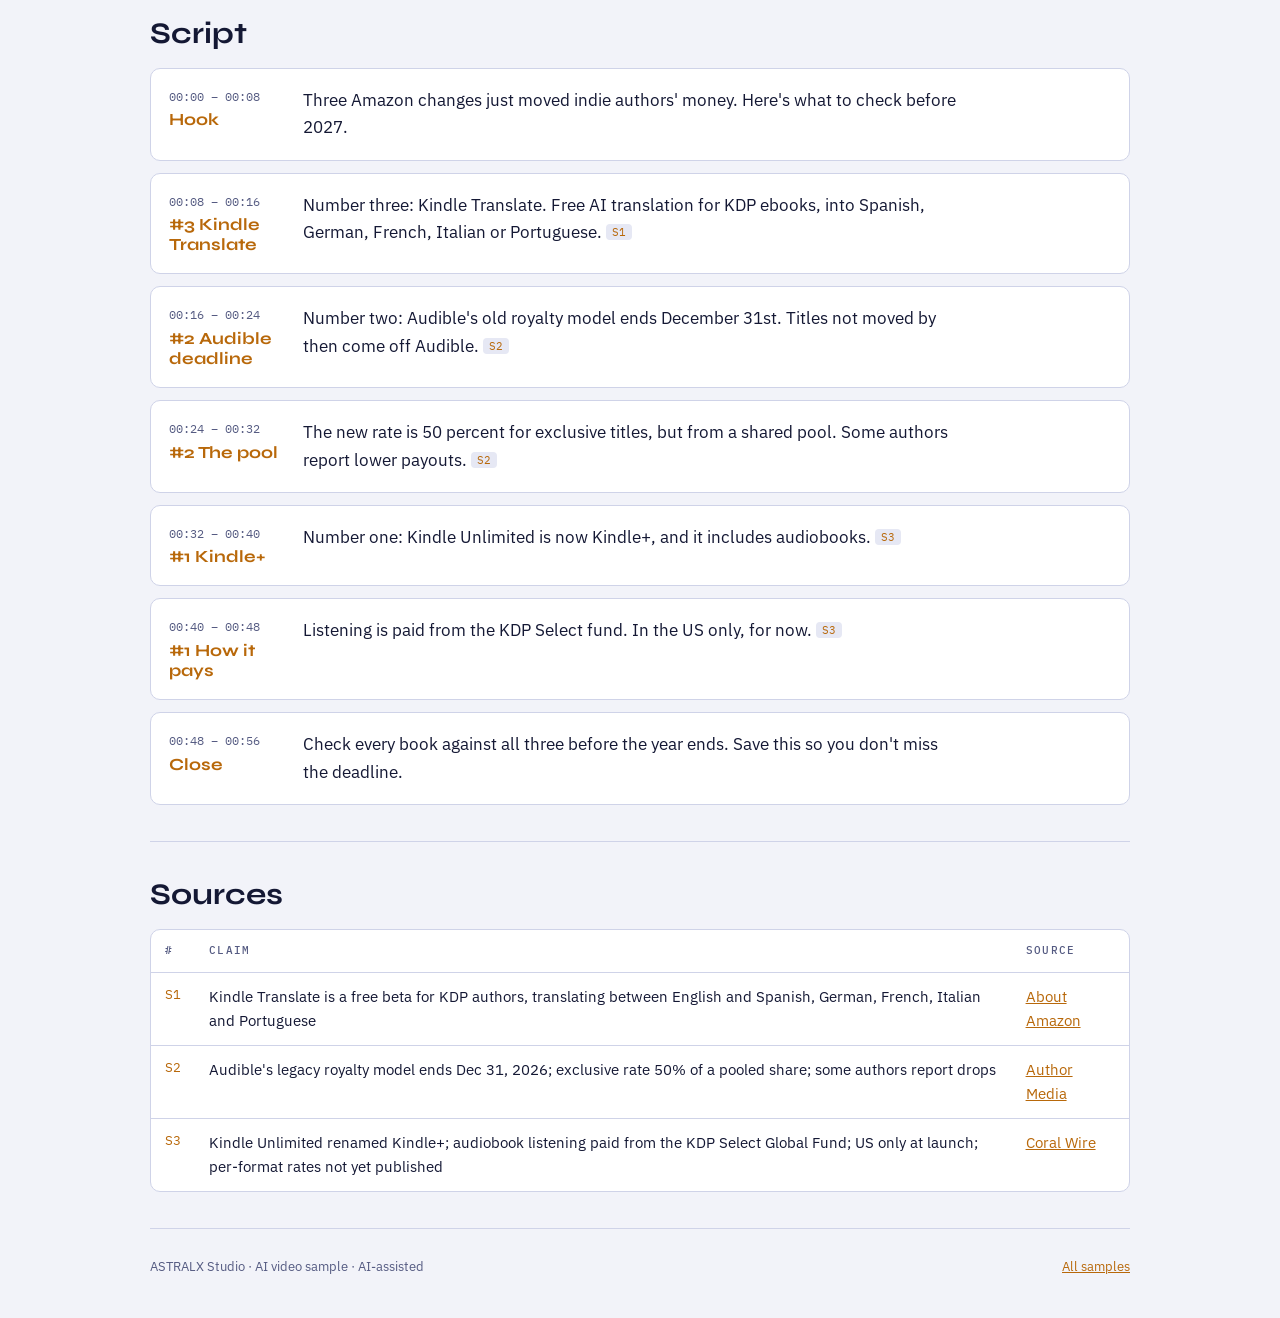
<file: samples/countdown-short.html>
<!doctype html>
<html lang="en">
<head>
<meta charset="utf-8">
<meta name="viewport" content="width=device-width, initial-scale=1, viewport-fit=cover">
<title>Kindle Changes Short · ASTRALX Studio</title>
<link rel="preconnect" href="https://fonts.googleapis.com">
<link rel="preconnect" href="https://fonts.gstatic.com" crossorigin>
<link rel="stylesheet" href="https://fonts.googleapis.com/css2?family=Syne:wght@600;700;800&family=IBM+Plex+Sans:ital,wght@0,400;0,500;0,600;1,400&family=IBM+Plex+Mono:wght@400;500&display=swap">
<link rel="stylesheet" href="../assets/site.css">
</head>
<body>
<div class="wrap">
  <header class="top">
    <a class="mark" href="../index.html">ASTRALX<span>/</span>STUDIO</a>
    <nav aria-label="Site"><a href="../index.html">Home</a><a href="../samples.html" aria-current="page">Samples</a></nav>
  </header>

  <div class="doc-head">
    <p class="eyebrow">SVC-01 · AI video sample · Countdown</p>
    <h1>3 Amazon Changes Indie Authors Must Check Before 2027</h1>
    <p class="lede">A vertical Short in a countdown format for a publishing-news channel: script, storyboard and sources. Seven 8-second clips with one AI host throughout.</p>
    <div class="specs">
      <span class="spec">Format: countdown</span>
      <span class="spec">56 s · 9:16 vertical</span>
      <span class="spec">7 clips × 8 s</span>
      <span class="spec">Host: Tally, AI-generated</span>
    </div>
    <p class="notice"><b>Sample · AI-assisted</b>Concept work by ASTRALX Studio to show the service, not client work. Tally is a disclosed AI-generated host; the clips are made with AI video generation and directed, fact-checked and edited by a person. Facts checked October 2026.</p>
  </div>

  <section aria-labelledby="h-board">
    <h2 id="h-board">Storyboard</h2>
    <p class="sub">The same host, desk and lighting in every clip. Only the gesture, prop and on-screen text change.</p>
    <div class="board">
      <div class="frame"><div class="shot"><span class="tc">00:00</span><span class="ost">3 changes. Before 2027.</span></div><div class="desc"><b>Hook</b><span>Tally leans toward camera and raises three fingers.</span></div></div>
      <div class="frame"><div class="shot"><span class="tc">00:08</span><span class="ost">#3 Kindle Translate</span></div><div class="desc"><b>#3</b><span>She presents the space at her right; five language flags pop in.</span></div></div>
      <div class="frame"><div class="shot"><span class="tc">00:16</span><span class="ost">#2 Audible: Dec 31</span></div><div class="desc"><b>#2 · deadline</b><span>She turns a desk calendar to camera and taps it.</span></div></div>
      <div class="frame"><div class="shot"><span class="tc">00:24</span><span class="ost">50%… of a pool</span></div><div class="desc"><b>#2 · the pool</b><span>A coin drops into a shared jar; a small shrug.</span></div></div>
      <div class="frame"><div class="shot"><span class="tc">00:32</span><span class="ost">#1 Kindle Unlimited → Kindle+</span></div><div class="desc"><b>#1</b><span>Headphones slide onto the paperback on her desk.</span></div></div>
      <div class="frame"><div class="shot"><span class="tc">00:40</span><span class="ost">US only, for now</span></div><div class="desc"><b>#1 · how it pays</b><span>She leans in and counts two points on her fingers.</span></div></div>
      <div class="frame"><div class="shot"><span class="tc">00:48</span><span class="ost">Check every book</span></div><div class="desc"><b>Close</b><span>She taps a checklist and points at camera.</span></div></div>
    </div>
  </section>

  <section aria-labelledby="h-script">
    <h2 id="h-script">Script</h2>
    <div class="beats">
      <div class="beat"><div class="when"><span class="tc">00:00 – 00:08</span><span class="name">Hook</span></div><div>
        <p class="vo">Three Amazon changes just moved indie authors' money. Here's what to check before 2027.</p>
      </div></div>
      <div class="beat"><div class="when"><span class="tc">00:08 – 00:16</span><span class="name">#3 Kindle Translate</span></div><div>
        <p class="vo">Number three: Kindle Translate. Free AI translation for KDP ebooks, into Spanish, German, French, Italian or Portuguese. <a class="c" href="#s1">S1</a></p>
      </div></div>
      <div class="beat"><div class="when"><span class="tc">00:16 – 00:24</span><span class="name">#2 Audible deadline</span></div><div>
        <p class="vo">Number two: Audible's old royalty model ends December 31st. Titles not moved by then come off Audible. <a class="c" href="#s2">S2</a></p>
      </div></div>
      <div class="beat"><div class="when"><span class="tc">00:24 – 00:32</span><span class="name">#2 The pool</span></div><div>
        <p class="vo">The new rate is 50 percent for exclusive titles, but from a shared pool. Some authors report lower payouts. <a class="c" href="#s2">S2</a></p>
      </div></div>
      <div class="beat"><div class="when"><span class="tc">00:32 – 00:40</span><span class="name">#1 Kindle+</span></div><div>
        <p class="vo">Number one: Kindle Unlimited is now Kindle+, and it includes audiobooks. <a class="c" href="#s3">S3</a></p>
      </div></div>
      <div class="beat"><div class="when"><span class="tc">00:40 – 00:48</span><span class="name">#1 How it pays</span></div><div>
        <p class="vo">Listening is paid from the KDP Select fund. In the US only, for now. <a class="c" href="#s3">S3</a></p>
      </div></div>
      <div class="beat"><div class="when"><span class="tc">00:48 – 00:56</span><span class="name">Close</span></div><div>
        <p class="vo">Check every book against all three before the year ends. Save this so you don't miss the deadline.</p>
      </div></div>
    </div>
  </section>

  <section aria-labelledby="h-src">
    <h2 id="h-src">Sources</h2>
    <div class="tbl-wrap">
      <table>
        <thead><tr><th>#</th><th>Claim</th><th>Source</th></tr></thead>
        <tbody>
          <tr id="s1"><td class="id">S1</td><td>Kindle Translate is a free beta for KDP authors, translating between English and Spanish, German, French, Italian and Portuguese</td><td><a href="https://aboutamazon.com/news/books-and-authors/amazon-kindle-translate-books-authors" target="_blank" rel="noopener">About Amazon</a></td></tr>
          <tr id="s2"><td class="id">S2</td><td>Audible's legacy royalty model ends Dec 31, 2026; exclusive rate 50% of a pooled share; some authors report drops</td><td><a href="https://www.authormedia.com/audible-forces-every-title-into-new-royalty-model/" target="_blank" rel="noopener">Author Media</a></td></tr>
          <tr id="s3"><td class="id">S3</td><td>Kindle Unlimited renamed Kindle+; audiobook listening paid from the KDP Select Global Fund; US only at launch; per-format rates not yet published</td><td><a href="https://coralwire.ai/wire/2026-10-23/kindle-unlimited-renamed-kindle-as-audiobook-royalties-open-up" target="_blank" rel="noopener">Coral Wire</a></td></tr>
        </tbody>
      </table>
    </div>
  </section>

  <footer>
    <span>ASTRALX Studio · AI video sample · AI-assisted</span>
    <span class="noprint"><a href="../samples.html">All samples</a></span>
  </footer>
</div>
</body>
</html>
</file>
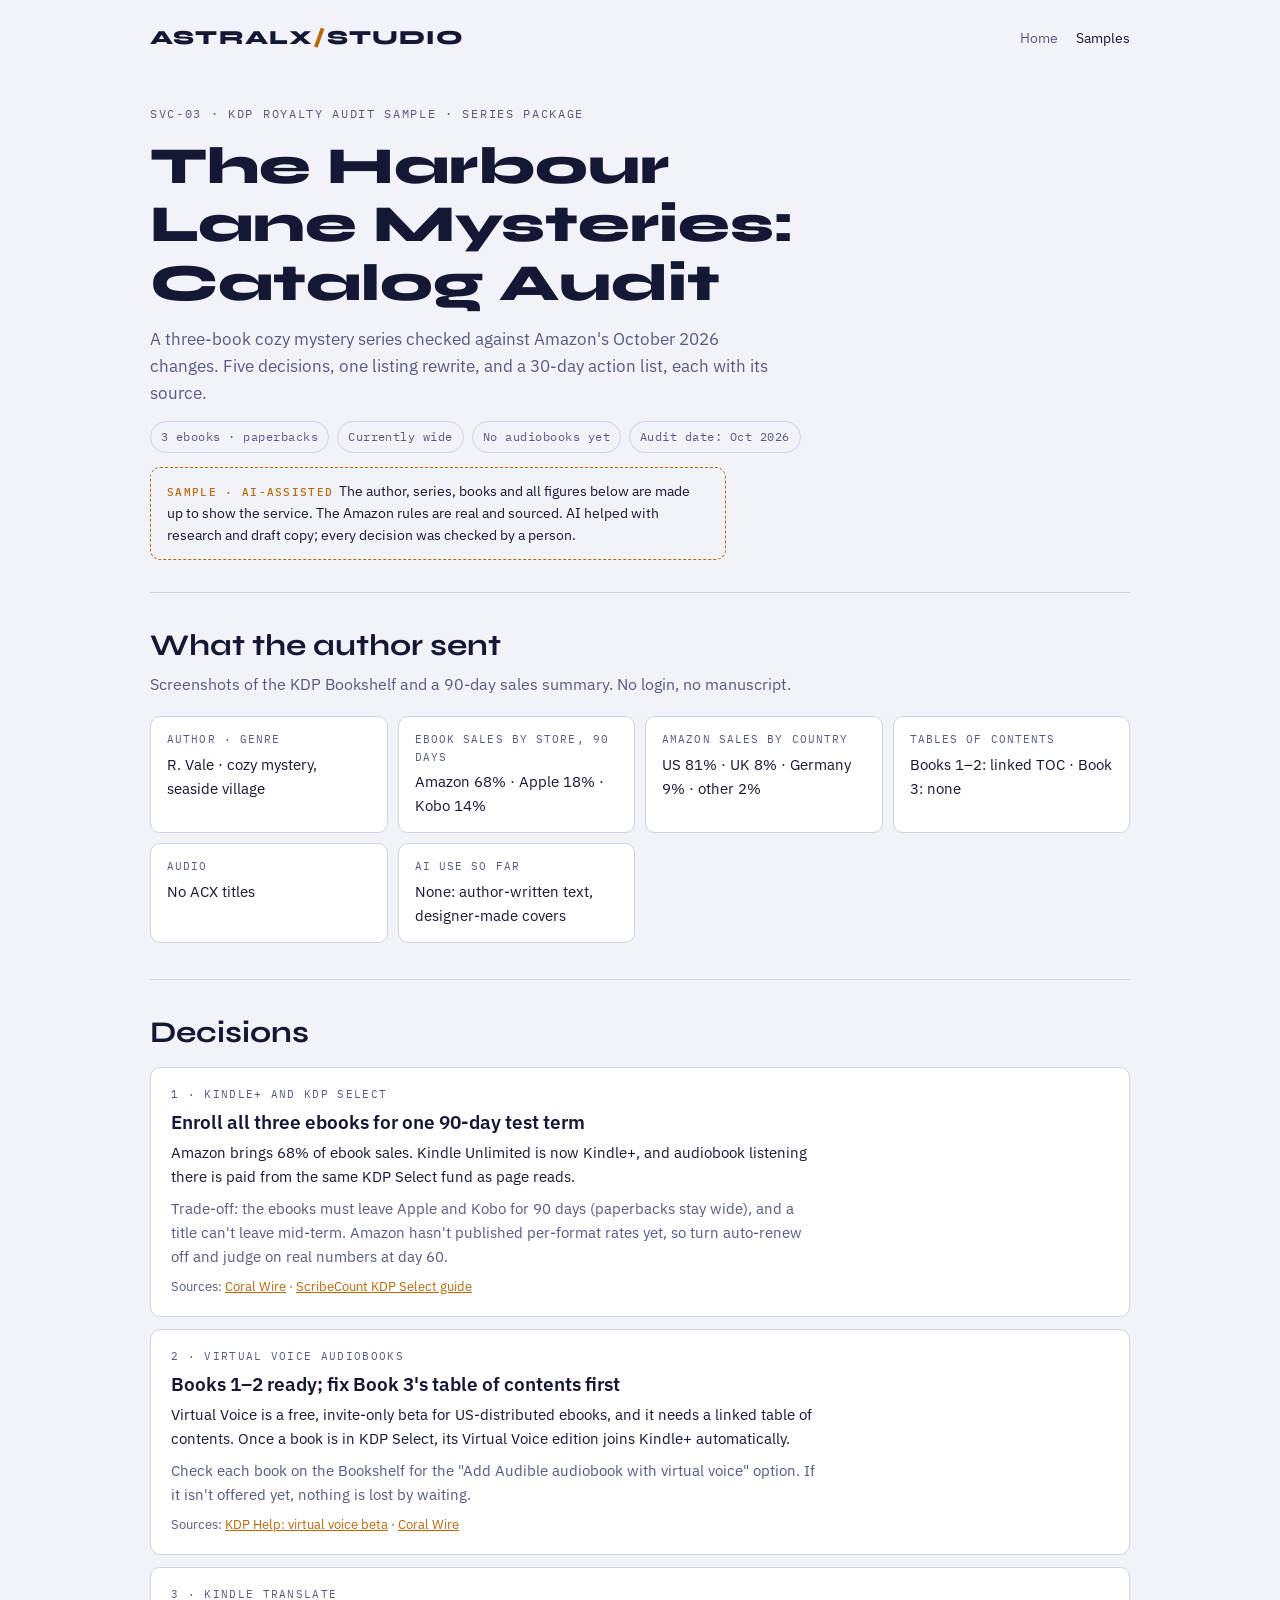
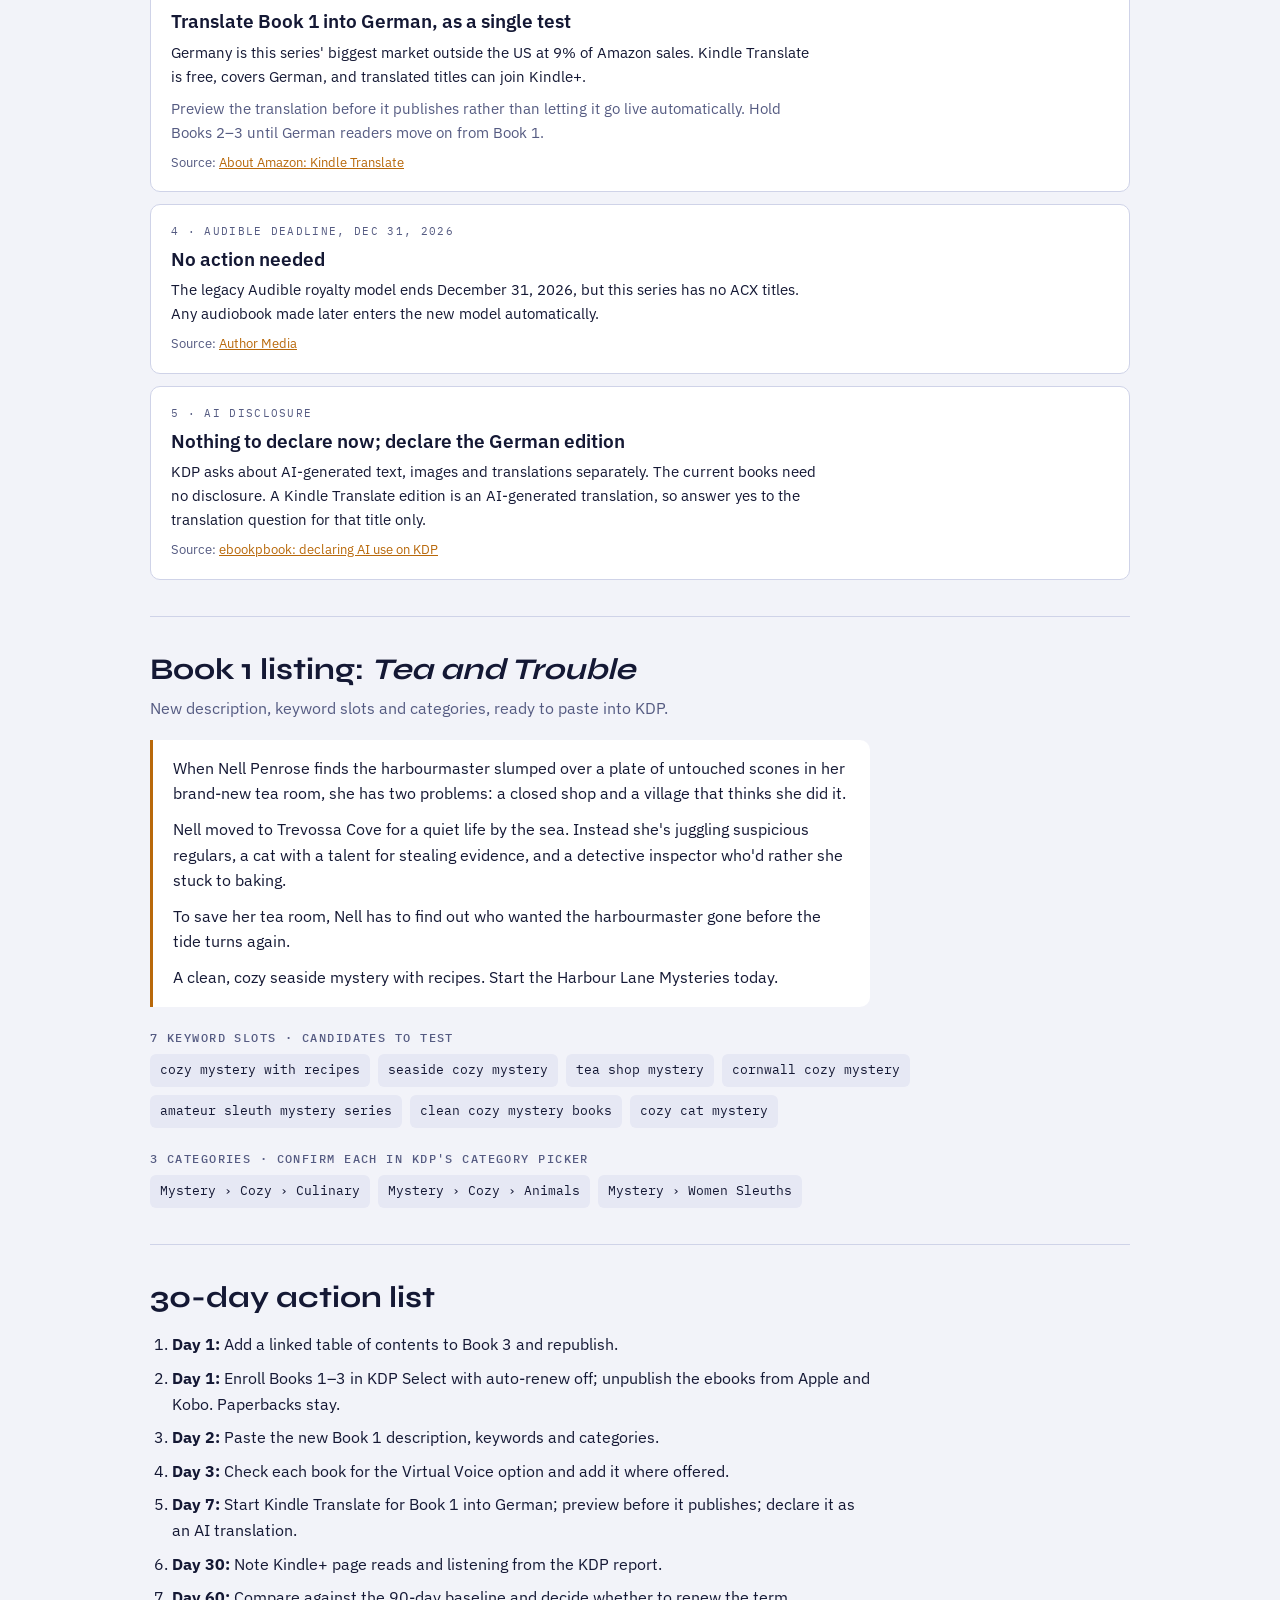
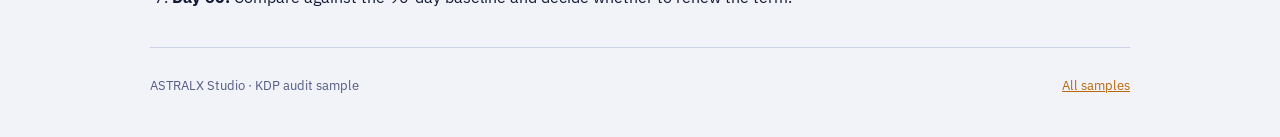
<file: samples/kdp-audit.html>
<!doctype html>
<html lang="en">
<head>
<meta charset="utf-8">
<meta name="viewport" content="width=device-width, initial-scale=1, viewport-fit=cover">
<title>KDP Audit Sample · ASTRALX Studio</title>
<link rel="preconnect" href="https://fonts.googleapis.com">
<link rel="preconnect" href="https://fonts.gstatic.com" crossorigin>
<link rel="stylesheet" href="https://fonts.googleapis.com/css2?family=Syne:wght@600;700;800&family=IBM+Plex+Sans:ital,wght@0,400;0,500;0,600;1,400&family=IBM+Plex+Mono:wght@400;500&display=swap">
<link rel="stylesheet" href="../assets/site.css">
</head>
<body>
<div class="wrap">
  <header class="top">
    <a class="mark" href="../index.html">ASTRALX<span>/</span>STUDIO</a>
    <nav aria-label="Site"><a href="../index.html">Home</a><a href="../samples.html" aria-current="page">Samples</a></nav>
  </header>

  <div class="doc-head">
    <p class="eyebrow">SVC-03 · KDP royalty audit sample · Series package</p>
    <h1>The Harbour Lane Mysteries: Catalog Audit</h1>
    <p class="lede">A three-book cozy mystery series checked against Amazon's October 2026 changes. Five decisions, one listing rewrite, and a 30-day action list, each with its source.</p>
    <div class="specs">
      <span class="spec">3 ebooks · paperbacks</span>
      <span class="spec">Currently wide</span>
      <span class="spec">No audiobooks yet</span>
      <span class="spec">Audit date: Oct 2026</span>
    </div>
    <p class="notice"><b>Sample · AI-assisted</b>The author, series, books and all figures below are made up to show the service. The Amazon rules are real and sourced. AI helped with research and draft copy; every decision was checked by a person.</p>
  </div>

  <section aria-labelledby="h-in">
    <h2 id="h-in">What the author sent</h2>
    <p class="sub">Screenshots of the KDP Bookshelf and a 90-day sales summary. No login, no manuscript.</p>
    <dl class="inputs">
      <div><dt>Author · genre</dt><dd>R. Vale · cozy mystery, seaside village</dd></div>
      <div><dt>Ebook sales by store, 90 days</dt><dd>Amazon 68% · Apple 18% · Kobo 14%</dd></div>
      <div><dt>Amazon sales by country</dt><dd>US 81% · UK 8% · Germany 9% · other 2%</dd></div>
      <div><dt>Tables of contents</dt><dd>Books 1–2: linked TOC · Book 3: none</dd></div>
      <div><dt>Audio</dt><dd>No ACX titles</dd></div>
      <div><dt>AI use so far</dt><dd>None: author-written text, designer-made covers</dd></div>
    </dl>
  </section>

  <section aria-labelledby="h-dec">
    <h2 id="h-dec">Decisions</h2>
    <div class="decisions">
      <div class="decision">
        <span class="q">1 · Kindle+ and KDP Select</span>
        <h3>Enroll all three ebooks for one 90-day test term</h3>
        <p>Amazon brings 68% of ebook sales. Kindle Unlimited is now Kindle+, and audiobook listening there is paid from the same KDP Select fund as page reads.</p>
        <p class="why">Trade-off: the ebooks must leave Apple and Kobo for 90 days (paperbacks stay wide), and a title can't leave mid-term. Amazon hasn't published per-format rates yet, so turn auto-renew off and judge on real numbers at day 60.</p>
        <p class="src">Sources: <a href="https://coralwire.ai/wire/2026-10-23/kindle-unlimited-renamed-kindle-as-audiobook-royalties-open-up" target="_blank" rel="noopener">Coral Wire</a> · <a href="https://scribecount.com/author-resource/publishing-a-book/kdp-select-the-complete-operational-guide" target="_blank" rel="noopener">ScribeCount KDP Select guide</a></p>
      </div>
      <div class="decision">
        <span class="q">2 · Virtual Voice audiobooks</span>
        <h3>Books 1–2 ready; fix Book 3's table of contents first</h3>
        <p>Virtual Voice is a free, invite-only beta for US-distributed ebooks, and it needs a linked table of contents. Once a book is in KDP Select, its Virtual Voice edition joins Kindle+ automatically.</p>
        <p class="why">Check each book on the Bookshelf for the "Add Audible audiobook with virtual voice" option. If it isn't offered yet, nothing is lost by waiting.</p>
        <p class="src">Sources: <a href="https://kdp.amazon.com/en_US/help/topic/GMPQGZAZJH6FF456" target="_blank" rel="noopener">KDP Help: virtual voice beta</a> · <a href="https://coralwire.ai/wire/2026-10-23/kindle-unlimited-renamed-kindle-as-audiobook-royalties-open-up" target="_blank" rel="noopener">Coral Wire</a></p>
      </div>
      <div class="decision">
        <span class="q">3 · Kindle Translate</span>
        <h3>Translate Book 1 into German, as a single test</h3>
        <p>Germany is this series' biggest market outside the US at 9% of Amazon sales. Kindle Translate is free, covers German, and translated titles can join Kindle+.</p>
        <p class="why">Preview the translation before it publishes rather than letting it go live automatically. Hold Books 2–3 until German readers move on from Book 1.</p>
        <p class="src">Source: <a href="https://aboutamazon.com/news/books-and-authors/amazon-kindle-translate-books-authors" target="_blank" rel="noopener">About Amazon: Kindle Translate</a></p>
      </div>
      <div class="decision">
        <span class="q">4 · Audible deadline, Dec 31, 2026</span>
        <h3>No action needed</h3>
        <p>The legacy Audible royalty model ends December 31, 2026, but this series has no ACX titles. Any audiobook made later enters the new model automatically.</p>
        <p class="src">Source: <a href="https://www.authormedia.com/audible-forces-every-title-into-new-royalty-model/" target="_blank" rel="noopener">Author Media</a></p>
      </div>
      <div class="decision">
        <span class="q">5 · AI disclosure</span>
        <h3>Nothing to declare now; declare the German edition</h3>
        <p>KDP asks about AI-generated text, images and translations separately. The current books need no disclosure. A Kindle Translate edition is an AI-generated translation, so answer yes to the translation question for that title only.</p>
        <p class="src">Source: <a href="https://www.ebookpbook.com/2026/05/27/declare-ai-use-kdp/" target="_blank" rel="noopener">ebookpbook: declaring AI use on KDP</a></p>
      </div>
    </div>
  </section>

  <section aria-labelledby="h-list">
    <h2 id="h-list">Book 1 listing: <i>Tea and Trouble</i></h2>
    <p class="sub">New description, keyword slots and categories, ready to paste into KDP.</p>
    <div class="blurb">
      <p>When Nell Penrose finds the harbourmaster slumped over a plate of untouched scones in her brand-new tea room, she has two problems: a closed shop and a village that thinks she did it.</p>
      <p>Nell moved to Trevossa Cove for a quiet life by the sea. Instead she's juggling suspicious regulars, a cat with a talent for stealing evidence, and a detective inspector who'd rather she stuck to baking.</p>
      <p>To save her tea room, Nell has to find out who wanted the harbourmaster gone before the tide turns again.</p>
      <p>A clean, cozy seaside mystery with recipes. Start the Harbour Lane Mysteries today.</p>
    </div>
    <h3 style="font-family: var(--mono); font-size: 12px; letter-spacing: .12em; text-transform: uppercase; color: var(--muted); font-weight: 500; margin: 24px 0 10px;">7 keyword slots · candidates to test</h3>
    <div class="tags">
      <span class="tag">cozy mystery with recipes</span>
      <span class="tag">seaside cozy mystery</span>
      <span class="tag">tea shop mystery</span>
      <span class="tag">cornwall cozy mystery</span>
      <span class="tag">amateur sleuth mystery series</span>
      <span class="tag">clean cozy mystery books</span>
      <span class="tag">cozy cat mystery</span>
    </div>
    <h3 style="font-family: var(--mono); font-size: 12px; letter-spacing: .12em; text-transform: uppercase; color: var(--muted); font-weight: 500; margin: 24px 0 10px;">3 categories · confirm each in KDP's category picker</h3>
    <div class="tags">
      <span class="tag">Mystery › Cozy › Culinary</span>
      <span class="tag">Mystery › Cozy › Animals</span>
      <span class="tag">Mystery › Women Sleuths</span>
    </div>
  </section>

  <section aria-labelledby="h-todo">
    <h2 id="h-todo">30-day action list</h2>
    <ol class="todo">
      <li><b>Day 1:</b> Add a linked table of contents to Book 3 and republish.</li>
      <li><b>Day 1:</b> Enroll Books 1–3 in KDP Select with auto-renew off; unpublish the ebooks from Apple and Kobo. Paperbacks stay.</li>
      <li><b>Day 2:</b> Paste the new Book 1 description, keywords and categories.</li>
      <li><b>Day 3:</b> Check each book for the Virtual Voice option and add it where offered.</li>
      <li><b>Day 7:</b> Start Kindle Translate for Book 1 into German; preview before it publishes; declare it as an AI translation.</li>
      <li><b>Day 30:</b> Note Kindle+ page reads and listening from the KDP report.</li>
      <li><b>Day 60:</b> Compare against the 90-day baseline and decide whether to renew the term.</li>
    </ol>
  </section>

  <footer>
    <span>ASTRALX Studio · KDP audit sample</span>
    <span class="noprint"><a href="../samples.html">All samples</a></span>
  </footer>
</div>
</body>
</html>
</file>
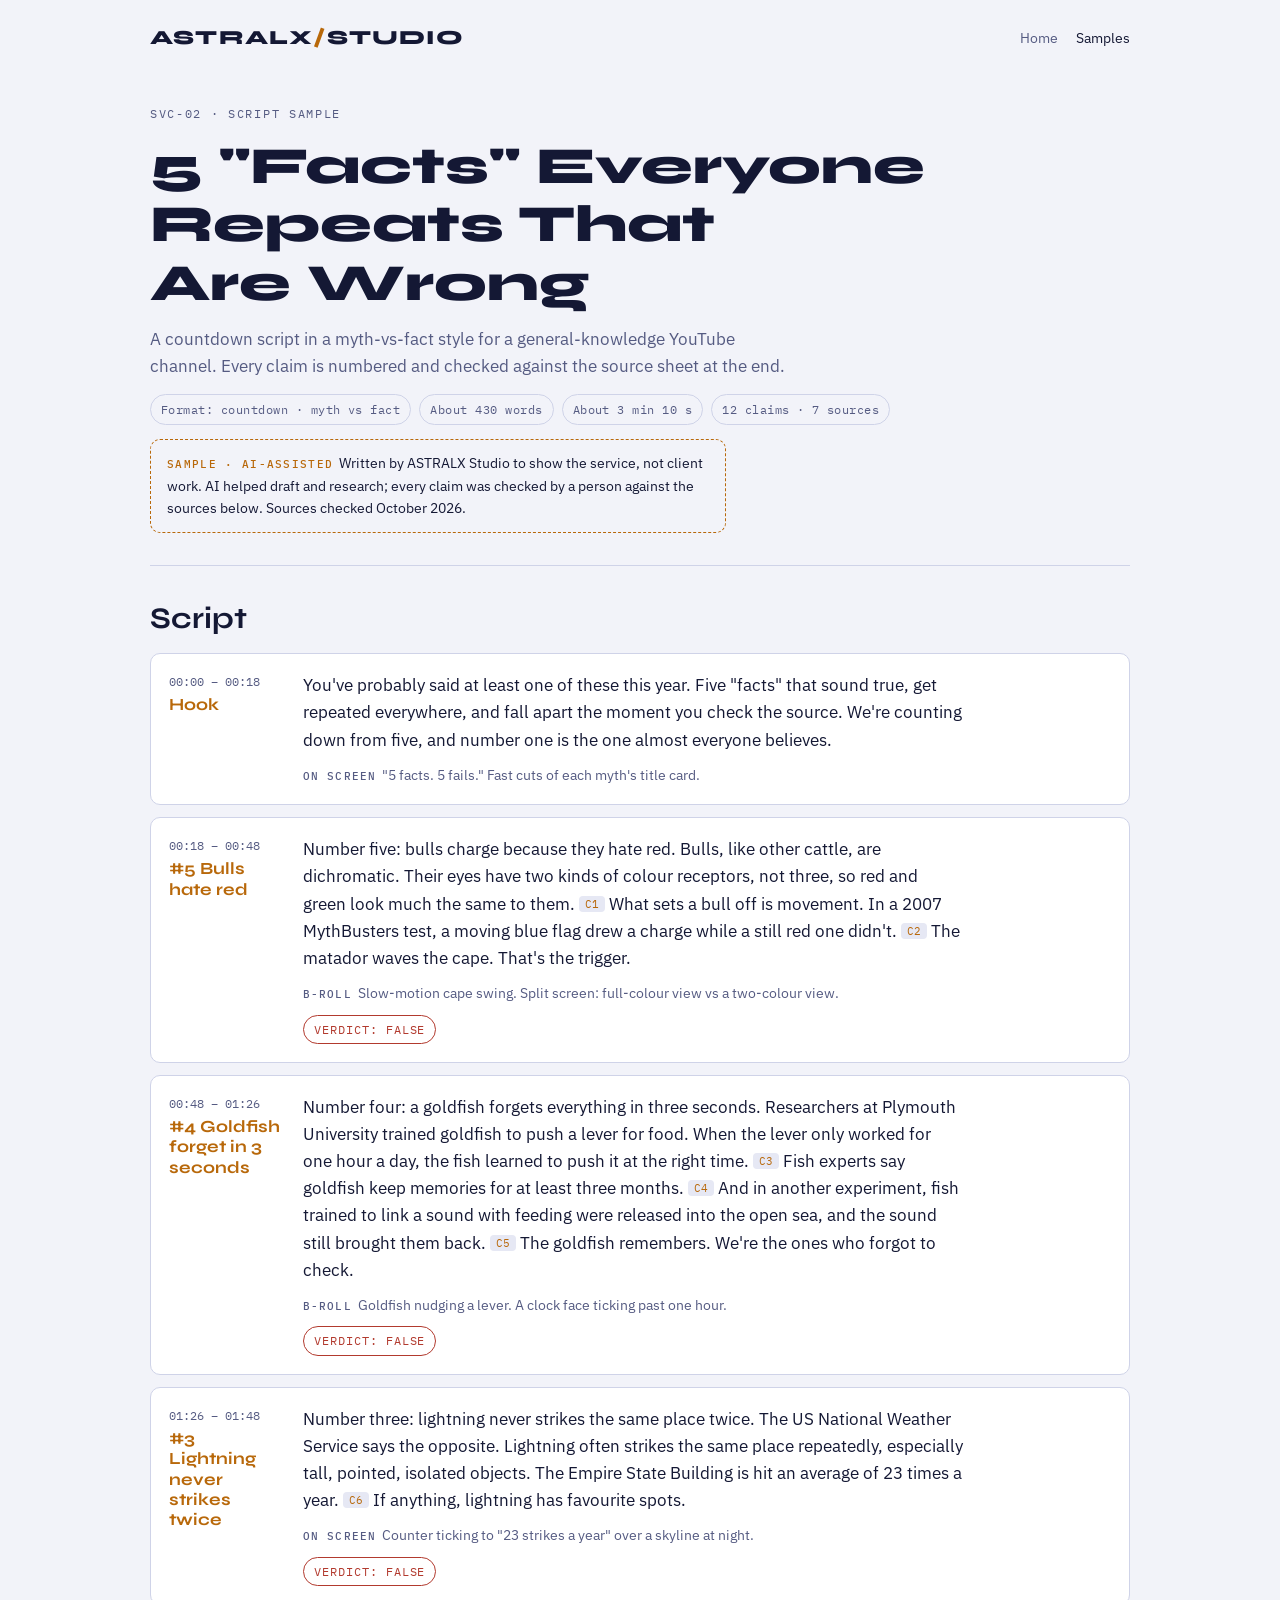
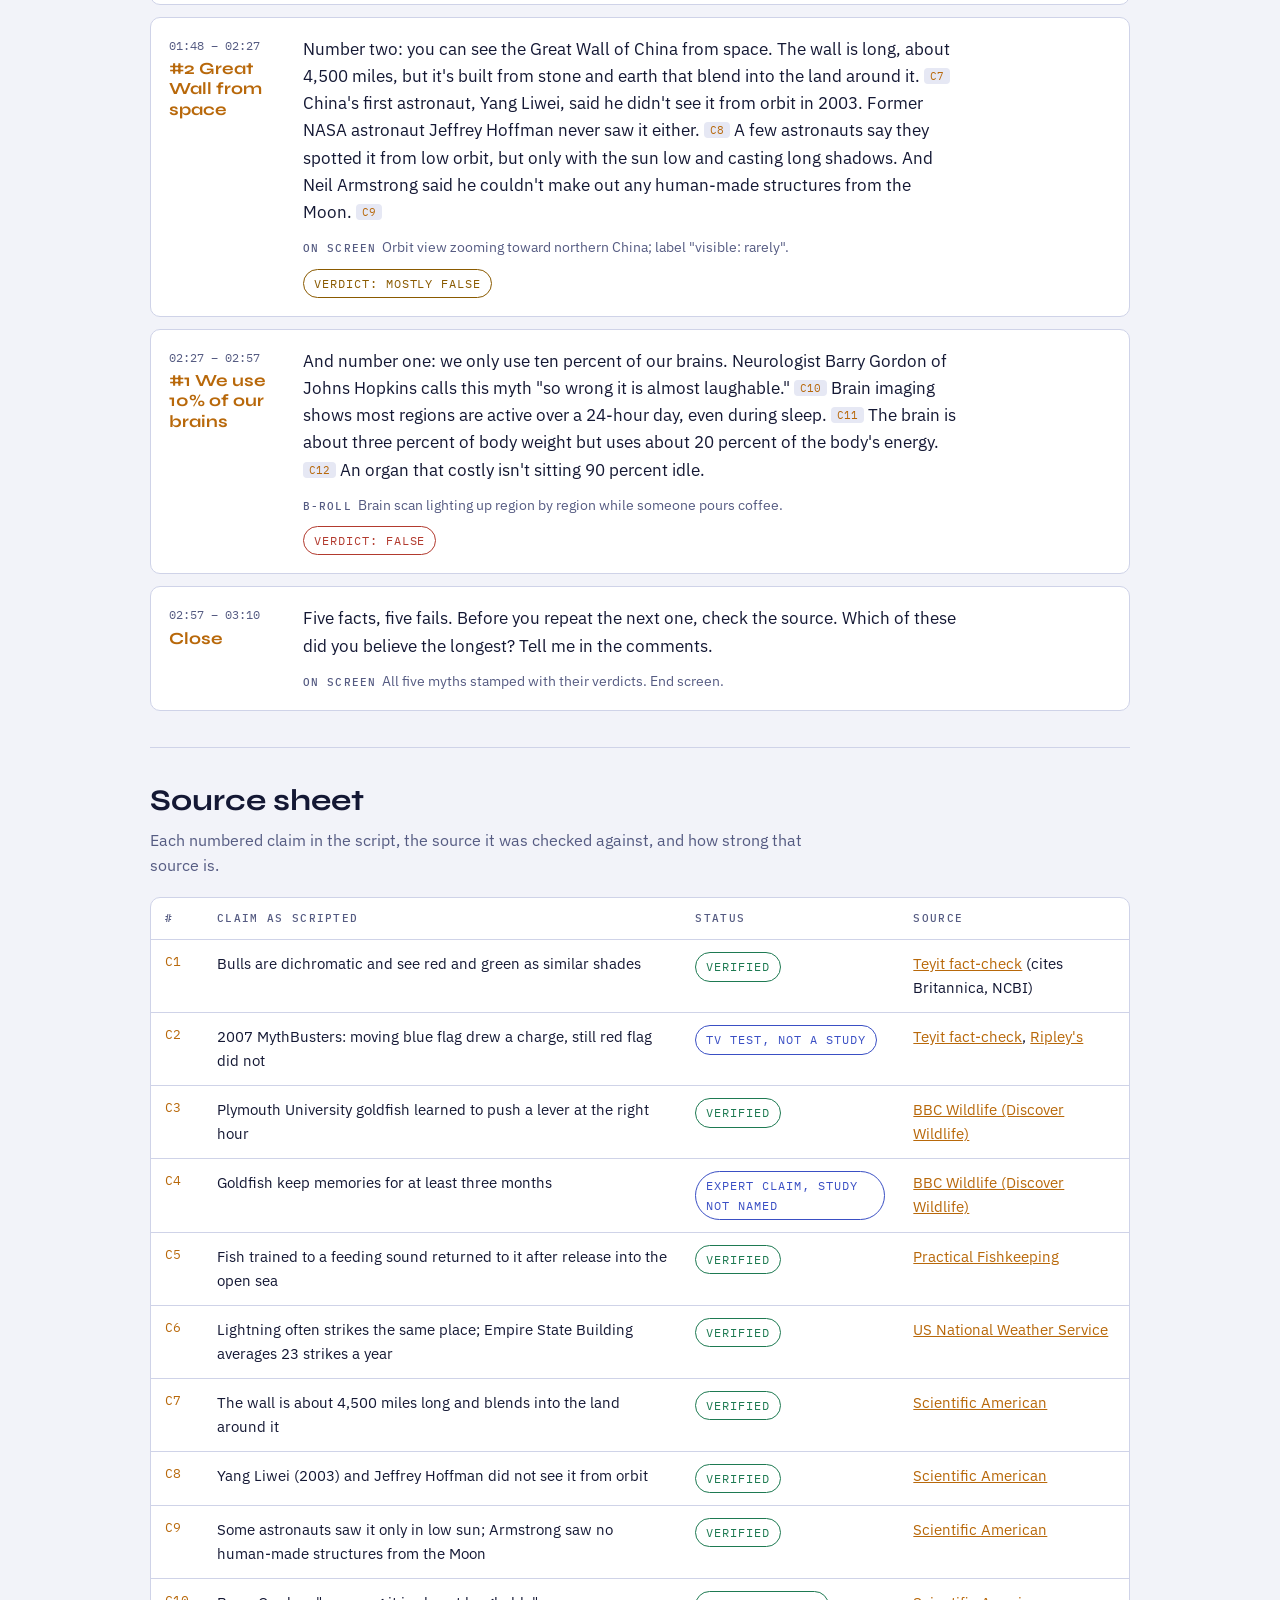
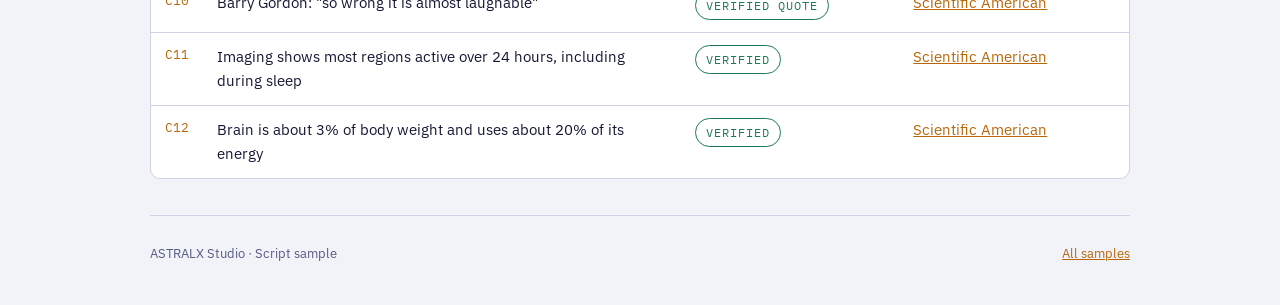
<file: samples/myths-script.html>
<!doctype html>
<html lang="en">
<head>
<meta charset="utf-8">
<meta name="viewport" content="width=device-width, initial-scale=1, viewport-fit=cover">
<title>Five Myths Script · ASTRALX Studio</title>
<link rel="preconnect" href="https://fonts.googleapis.com">
<link rel="preconnect" href="https://fonts.gstatic.com" crossorigin>
<link rel="stylesheet" href="https://fonts.googleapis.com/css2?family=Syne:wght@600;700;800&family=IBM+Plex+Sans:ital,wght@0,400;0,500;0,600;1,400&family=IBM+Plex+Mono:wght@400;500&display=swap">
<link rel="stylesheet" href="../assets/site.css">
</head>
<body>
<div class="wrap">
  <header class="top">
    <a class="mark" href="../index.html">ASTRALX<span>/</span>STUDIO</a>
    <nav aria-label="Site"><a href="../index.html">Home</a><a href="../samples.html" aria-current="page">Samples</a></nav>
  </header>

  <div class="doc-head">
    <p class="eyebrow">SVC-02 · Script sample</p>
    <h1>5 "Facts" Everyone Repeats That Are Wrong</h1>
    <p class="lede">A countdown script in a myth-vs-fact style for a general-knowledge YouTube channel. Every claim is numbered and checked against the source sheet at the end.</p>
    <div class="specs">
      <span class="spec">Format: countdown · myth vs fact</span>
      <span class="spec">About 430 words</span>
      <span class="spec">About 3 min 10 s</span>
      <span class="spec">12 claims · 7 sources</span>
    </div>
    <p class="notice"><b>Sample · AI-assisted</b>Written by ASTRALX Studio to show the service, not client work. AI helped draft and research; every claim was checked by a person against the sources below. Sources checked October 2026.</p>
  </div>

  <section aria-labelledby="h-script">
    <h2 id="h-script">Script</h2>
    <div class="beats">
      <div class="beat"><div class="when"><span class="tc">00:00 – 00:18</span><span class="name">Hook</span></div><div>
        <p class="vo">You've probably said at least one of these this year. Five "facts" that sound true, get repeated everywhere, and fall apart the moment you check the source. We're counting down from five, and number one is the one almost everyone believes.</p>
        <p class="cue"><b>On screen</b>"5 facts. 5 fails." Fast cuts of each myth's title card.</p>
      </div></div>

      <div class="beat"><div class="when"><span class="tc">00:18 – 00:48</span><span class="name">#5 Bulls hate red</span></div><div>
        <p class="vo">Number five: bulls charge because they hate red. Bulls, like other cattle, are dichromatic. Their eyes have two kinds of colour receptors, not three, so red and green look much the same to them. <a class="c" href="#c1">C1</a> What sets a bull off is movement. In a 2007 MythBusters test, a moving blue flag drew a charge while a still red one didn't. <a class="c" href="#c2">C2</a> The matador waves the cape. That's the trigger.</p>
        <p class="cue"><b>B-roll</b>Slow-motion cape swing. Split screen: full-colour view vs a two-colour view.</p>
        <span class="verdict v-false">Verdict: false</span>
      </div></div>

      <div class="beat"><div class="when"><span class="tc">00:48 – 01:26</span><span class="name">#4 Goldfish forget in 3 seconds</span></div><div>
        <p class="vo">Number four: a goldfish forgets everything in three seconds. Researchers at Plymouth University trained goldfish to push a lever for food. When the lever only worked for one hour a day, the fish learned to push it at the right time. <a class="c" href="#c3">C3</a> Fish experts say goldfish keep memories for at least three months. <a class="c" href="#c4">C4</a> And in another experiment, fish trained to link a sound with feeding were released into the open sea, and the sound still brought them back. <a class="c" href="#c5">C5</a> The goldfish remembers. We're the ones who forgot to check.</p>
        <p class="cue"><b>B-roll</b>Goldfish nudging a lever. A clock face ticking past one hour.</p>
        <span class="verdict v-false">Verdict: false</span>
      </div></div>

      <div class="beat"><div class="when"><span class="tc">01:26 – 01:48</span><span class="name">#3 Lightning never strikes twice</span></div><div>
        <p class="vo">Number three: lightning never strikes the same place twice. The US National Weather Service says the opposite. Lightning often strikes the same place repeatedly, especially tall, pointed, isolated objects. The Empire State Building is hit an average of 23 times a year. <a class="c" href="#c6">C6</a> If anything, lightning has favourite spots.</p>
        <p class="cue"><b>On screen</b>Counter ticking to "23 strikes a year" over a skyline at night.</p>
        <span class="verdict v-false">Verdict: false</span>
      </div></div>

      <div class="beat"><div class="when"><span class="tc">01:48 – 02:27</span><span class="name">#2 Great Wall from space</span></div><div>
        <p class="vo">Number two: you can see the Great Wall of China from space. The wall is long, about 4,500 miles, but it's built from stone and earth that blend into the land around it. <a class="c" href="#c7">C7</a> China's first astronaut, Yang Liwei, said he didn't see it from orbit in 2003. Former NASA astronaut Jeffrey Hoffman never saw it either. <a class="c" href="#c8">C8</a> A few astronauts say they spotted it from low orbit, but only with the sun low and casting long shadows. And Neil Armstrong said he couldn't make out any human-made structures from the Moon. <a class="c" href="#c9">C9</a></p>
        <p class="cue"><b>On screen</b>Orbit view zooming toward northern China; label "visible: rarely".</p>
        <span class="verdict v-mostly">Verdict: mostly false</span>
      </div></div>

      <div class="beat"><div class="when"><span class="tc">02:27 – 02:57</span><span class="name">#1 We use 10% of our brains</span></div><div>
        <p class="vo">And number one: we only use ten percent of our brains. Neurologist Barry Gordon of Johns Hopkins calls this myth "so wrong it is almost laughable." <a class="c" href="#c10">C10</a> Brain imaging shows most regions are active over a 24-hour day, even during sleep. <a class="c" href="#c11">C11</a> The brain is about three percent of body weight but uses about 20 percent of the body's energy. <a class="c" href="#c12">C12</a> An organ that costly isn't sitting 90 percent idle.</p>
        <p class="cue"><b>B-roll</b>Brain scan lighting up region by region while someone pours coffee.</p>
        <span class="verdict v-false">Verdict: false</span>
      </div></div>

      <div class="beat"><div class="when"><span class="tc">02:57 – 03:10</span><span class="name">Close</span></div><div>
        <p class="vo">Five facts, five fails. Before you repeat the next one, check the source. Which of these did you believe the longest? Tell me in the comments.</p>
        <p class="cue"><b>On screen</b>All five myths stamped with their verdicts. End screen.</p>
      </div></div>
    </div>
  </section>

  <section aria-labelledby="h-sources">
    <h2 id="h-sources">Source sheet</h2>
    <p class="sub">Each numbered claim in the script, the source it was checked against, and how strong that source is.</p>
    <div class="tbl-wrap">
      <table>
        <thead><tr><th>#</th><th>Claim as scripted</th><th>Status</th><th>Source</th></tr></thead>
        <tbody>
          <tr id="c1"><td class="id">C1</td><td>Bulls are dichromatic and see red and green as similar shades</td><td><span class="verdict v-ok">Verified</span></td><td><a href="https://en.teyit.org/fact-check/urban-legends-are-bulls-enraged-by-the-colour-red" target="_blank" rel="noopener">Teyit fact-check</a> (cites Britannica, NCBI)</td></tr>
          <tr id="c2"><td class="id">C2</td><td>2007 MythBusters: moving blue flag drew a charge, still red flag did not</td><td><span class="verdict v-note">TV test, not a study</span></td><td><a href="https://en.teyit.org/fact-check/urban-legends-are-bulls-enraged-by-the-colour-red" target="_blank" rel="noopener">Teyit fact-check</a>, <a href="https://ripleys.com/stories/bulls-seeing-red" target="_blank" rel="noopener">Ripley's</a></td></tr>
          <tr id="c3"><td class="id">C3</td><td>Plymouth University goldfish learned to push a lever at the right hour</td><td><span class="verdict v-ok">Verified</span></td><td><a href="https://www.discoverwildlife.com/animal-facts/fish/goldfish-memory" target="_blank" rel="noopener">BBC Wildlife (Discover Wildlife)</a></td></tr>
          <tr id="c4"><td class="id">C4</td><td>Goldfish keep memories for at least three months</td><td><span class="verdict v-note">Expert claim, study not named</span></td><td><a href="https://www.discoverwildlife.com/animal-facts/fish/goldfish-memory" target="_blank" rel="noopener">BBC Wildlife (Discover Wildlife)</a></td></tr>
          <tr id="c5"><td class="id">C5</td><td>Fish trained to a feeding sound returned to it after release into the open sea</td><td><span class="verdict v-ok">Verified</span></td><td><a href="https://www.practicalfishkeeping.co.uk/features/do-fish-have-a-three-second-memory" target="_blank" rel="noopener">Practical Fishkeeping</a></td></tr>
          <tr id="c6"><td class="id">C6</td><td>Lightning often strikes the same place; Empire State Building averages 23 strikes a year</td><td><span class="verdict v-ok">Verified</span></td><td><a href="https://www.weather.gov/safety/lightning-myths" target="_blank" rel="noopener">US National Weather Service</a></td></tr>
          <tr id="c7"><td class="id">C7</td><td>The wall is about 4,500 miles long and blends into the land around it</td><td><span class="verdict v-ok">Verified</span></td><td><a href="https://www.scientificamerican.com/article/is-chinas-great-wall-visible-from-space/" target="_blank" rel="noopener">Scientific American</a></td></tr>
          <tr id="c8"><td class="id">C8</td><td>Yang Liwei (2003) and Jeffrey Hoffman did not see it from orbit</td><td><span class="verdict v-ok">Verified</span></td><td><a href="https://www.scientificamerican.com/article/is-chinas-great-wall-visible-from-space/" target="_blank" rel="noopener">Scientific American</a></td></tr>
          <tr id="c9"><td class="id">C9</td><td>Some astronauts saw it only in low sun; Armstrong saw no human-made structures from the Moon</td><td><span class="verdict v-ok">Verified</span></td><td><a href="https://www.scientificamerican.com/article/is-chinas-great-wall-visible-from-space/" target="_blank" rel="noopener">Scientific American</a></td></tr>
          <tr id="c10"><td class="id">C10</td><td>Barry Gordon: "so wrong it is almost laughable"</td><td><span class="verdict v-ok">Verified quote</span></td><td><a href="https://www.scientificamerican.com/article/do-people-only-use-10-percent-of-their-brains/" target="_blank" rel="noopener">Scientific American</a></td></tr>
          <tr id="c11"><td class="id">C11</td><td>Imaging shows most regions active over 24 hours, including during sleep</td><td><span class="verdict v-ok">Verified</span></td><td><a href="https://www.scientificamerican.com/article/do-people-only-use-10-percent-of-their-brains/" target="_blank" rel="noopener">Scientific American</a></td></tr>
          <tr id="c12"><td class="id">C12</td><td>Brain is about 3% of body weight and uses about 20% of its energy</td><td><span class="verdict v-ok">Verified</span></td><td><a href="https://www.scientificamerican.com/article/do-people-only-use-10-percent-of-their-brains/" target="_blank" rel="noopener">Scientific American</a></td></tr>
        </tbody>
      </table>
    </div>
  </section>

  <footer>
    <span>ASTRALX Studio · Script sample</span>
    <span class="noprint"><a href="../samples.html">All samples</a></span>
  </footer>
</div>
</body>
</html>
</file>
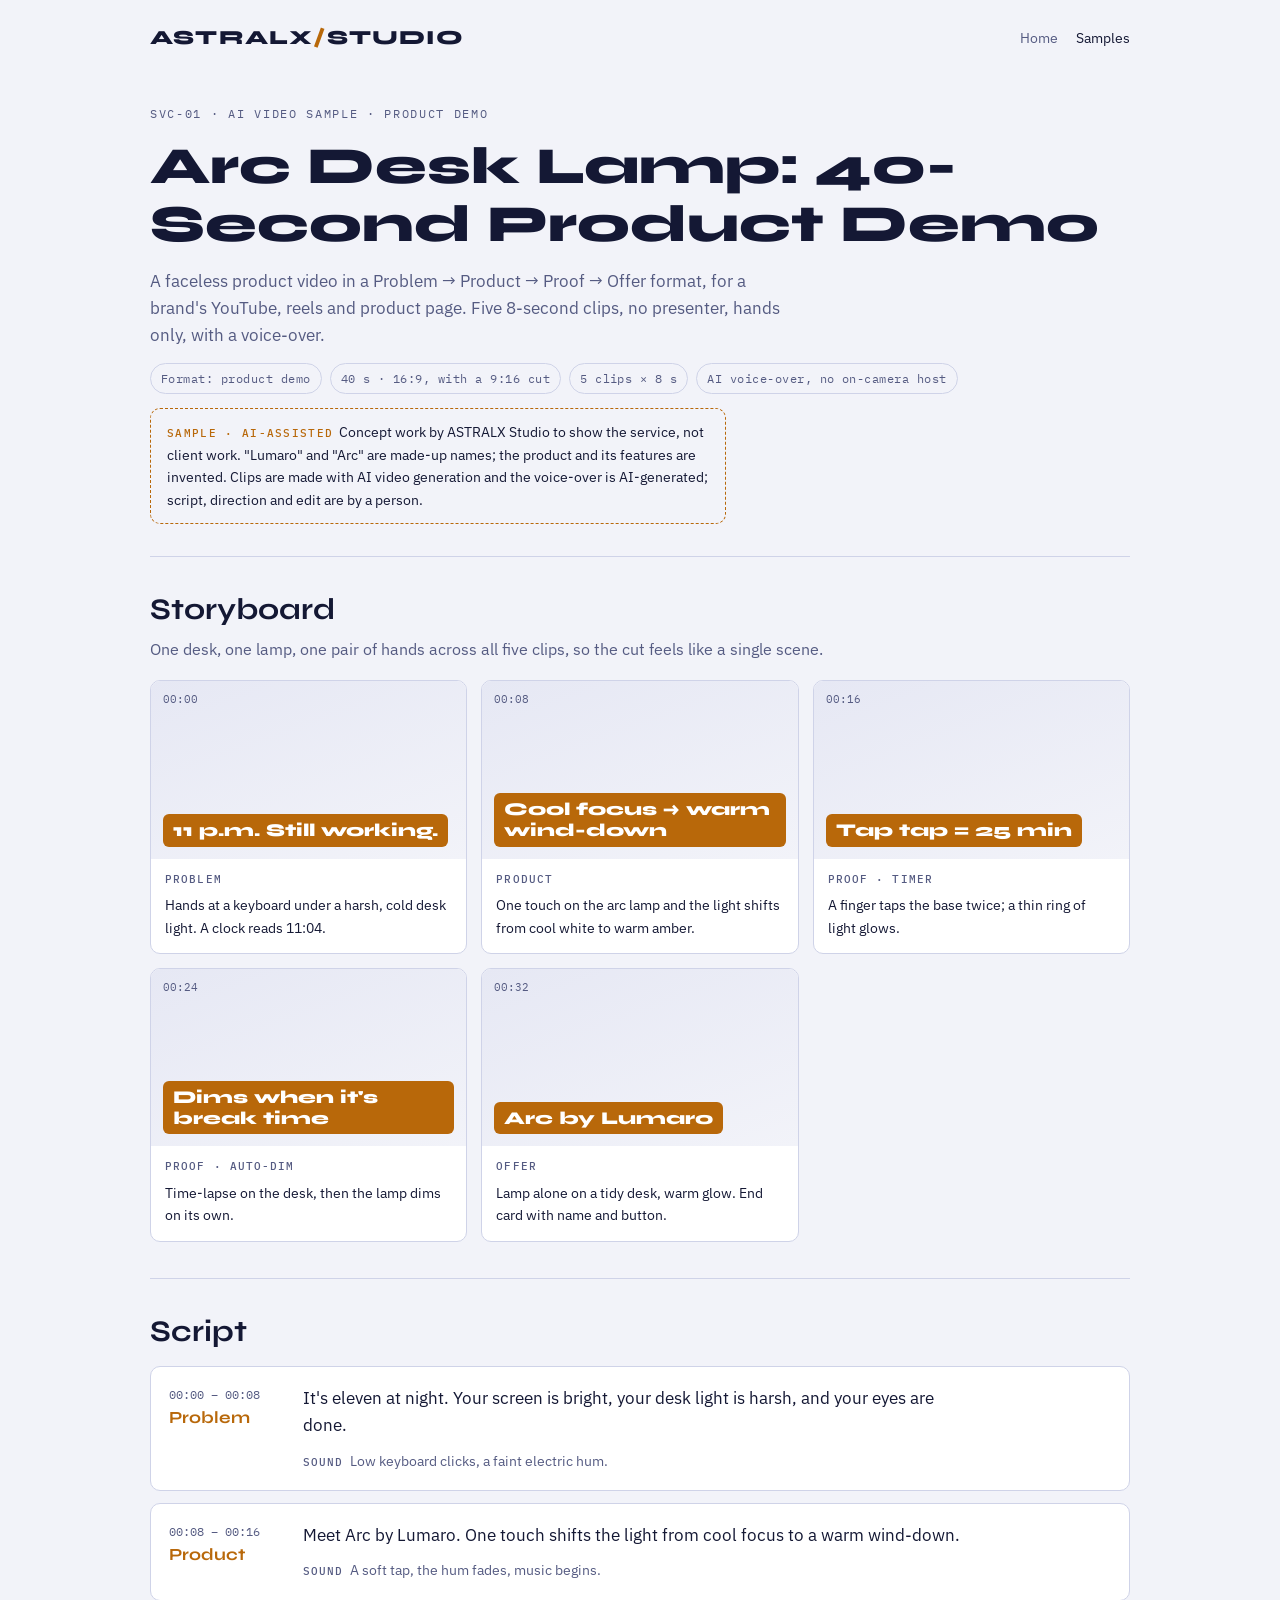
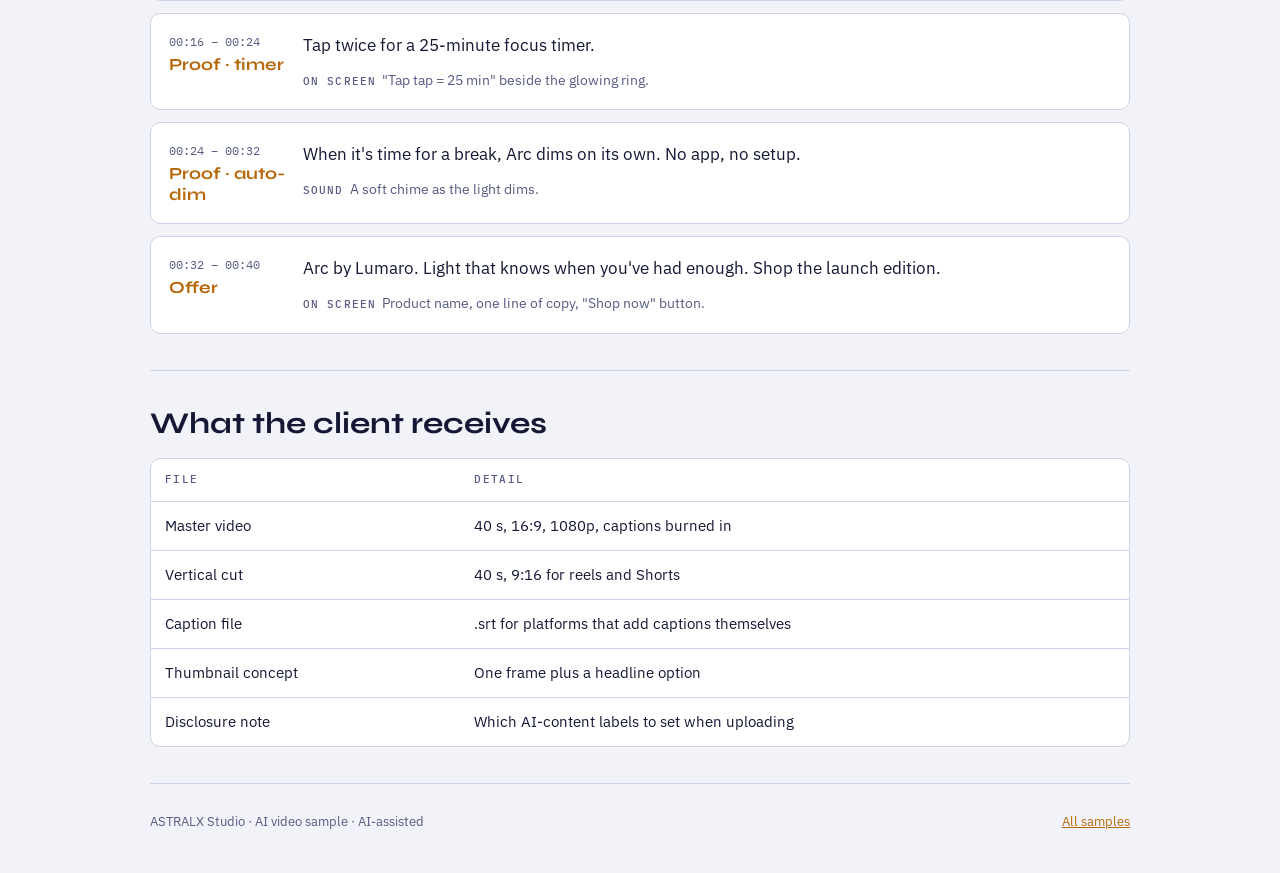
<file: samples/product-demo.html>
<!doctype html>
<html lang="en">
<head>
<meta charset="utf-8">
<meta name="viewport" content="width=device-width, initial-scale=1, viewport-fit=cover">
<title>Arc Lamp Product Demo · ASTRALX Studio</title>
<link rel="preconnect" href="https://fonts.googleapis.com">
<link rel="preconnect" href="https://fonts.gstatic.com" crossorigin>
<link rel="stylesheet" href="https://fonts.googleapis.com/css2?family=Syne:wght@600;700;800&family=IBM+Plex+Sans:ital,wght@0,400;0,500;0,600;1,400&family=IBM+Plex+Mono:wght@400;500&display=swap">
<link rel="stylesheet" href="../assets/site.css">
</head>
<body>
<div class="wrap">
  <header class="top">
    <a class="mark" href="../index.html">ASTRALX<span>/</span>STUDIO</a>
    <nav aria-label="Site"><a href="../index.html">Home</a><a href="../samples.html" aria-current="page">Samples</a></nav>
  </header>

  <div class="doc-head">
    <p class="eyebrow">SVC-01 · AI video sample · Product demo</p>
    <h1>Arc Desk Lamp: 40-Second Product Demo</h1>
    <p class="lede">A faceless product video in a Problem → Product → Proof → Offer format, for a brand's YouTube, reels and product page. Five 8-second clips, no presenter, hands only, with a voice-over.</p>
    <div class="specs">
      <span class="spec">Format: product demo</span>
      <span class="spec">40 s · 16:9, with a 9:16 cut</span>
      <span class="spec">5 clips × 8 s</span>
      <span class="spec">AI voice-over, no on-camera host</span>
    </div>
    <p class="notice"><b>Sample · AI-assisted</b>Concept work by ASTRALX Studio to show the service, not client work. "Lumaro" and "Arc" are made-up names; the product and its features are invented. Clips are made with AI video generation and the voice-over is AI-generated; script, direction and edit are by a person.</p>
  </div>

  <section aria-labelledby="h-board">
    <h2 id="h-board">Storyboard</h2>
    <p class="sub">One desk, one lamp, one pair of hands across all five clips, so the cut feels like a single scene.</p>
    <div class="board wide">
      <div class="frame"><div class="shot"><span class="tc">00:00</span><span class="ost">11 p.m. Still working.</span></div><div class="desc"><b>Problem</b><span>Hands at a keyboard under a harsh, cold desk light. A clock reads 11:04.</span></div></div>
      <div class="frame"><div class="shot"><span class="tc">00:08</span><span class="ost">Cool focus → warm wind-down</span></div><div class="desc"><b>Product</b><span>One touch on the arc lamp and the light shifts from cool white to warm amber.</span></div></div>
      <div class="frame"><div class="shot"><span class="tc">00:16</span><span class="ost">Tap tap = 25 min</span></div><div class="desc"><b>Proof · timer</b><span>A finger taps the base twice; a thin ring of light glows.</span></div></div>
      <div class="frame"><div class="shot"><span class="tc">00:24</span><span class="ost">Dims when it's break time</span></div><div class="desc"><b>Proof · auto-dim</b><span>Time-lapse on the desk, then the lamp dims on its own.</span></div></div>
      <div class="frame"><div class="shot"><span class="tc">00:32</span><span class="ost">Arc by Lumaro</span></div><div class="desc"><b>Offer</b><span>Lamp alone on a tidy desk, warm glow. End card with name and button.</span></div></div>
    </div>
  </section>

  <section aria-labelledby="h-script">
    <h2 id="h-script">Script</h2>
    <div class="beats">
      <div class="beat"><div class="when"><span class="tc">00:00 – 00:08</span><span class="name">Problem</span></div><div>
        <p class="vo">It's eleven at night. Your screen is bright, your desk light is harsh, and your eyes are done.</p>
        <p class="cue"><b>Sound</b>Low keyboard clicks, a faint electric hum.</p>
      </div></div>
      <div class="beat"><div class="when"><span class="tc">00:08 – 00:16</span><span class="name">Product</span></div><div>
        <p class="vo">Meet Arc by Lumaro. One touch shifts the light from cool focus to a warm wind-down.</p>
        <p class="cue"><b>Sound</b>A soft tap, the hum fades, music begins.</p>
      </div></div>
      <div class="beat"><div class="when"><span class="tc">00:16 – 00:24</span><span class="name">Proof · timer</span></div><div>
        <p class="vo">Tap twice for a 25-minute focus timer.</p>
        <p class="cue"><b>On screen</b>"Tap tap = 25 min" beside the glowing ring.</p>
      </div></div>
      <div class="beat"><div class="when"><span class="tc">00:24 – 00:32</span><span class="name">Proof · auto-dim</span></div><div>
        <p class="vo">When it's time for a break, Arc dims on its own. No app, no setup.</p>
        <p class="cue"><b>Sound</b>A soft chime as the light dims.</p>
      </div></div>
      <div class="beat"><div class="when"><span class="tc">00:32 – 00:40</span><span class="name">Offer</span></div><div>
        <p class="vo">Arc by Lumaro. Light that knows when you've had enough. Shop the launch edition.</p>
        <p class="cue"><b>On screen</b>Product name, one line of copy, "Shop now" button.</p>
      </div></div>
    </div>
  </section>

  <section aria-labelledby="h-deliver">
    <h2 id="h-deliver">What the client receives</h2>
    <div class="tbl-wrap">
      <table>
        <thead><tr><th>File</th><th>Detail</th></tr></thead>
        <tbody>
          <tr><td>Master video</td><td>40 s, 16:9, 1080p, captions burned in</td></tr>
          <tr><td>Vertical cut</td><td>40 s, 9:16 for reels and Shorts</td></tr>
          <tr><td>Caption file</td><td>.srt for platforms that add captions themselves</td></tr>
          <tr><td>Thumbnail concept</td><td>One frame plus a headline option</td></tr>
          <tr><td>Disclosure note</td><td>Which AI-content labels to set when uploading</td></tr>
        </tbody>
      </table>
    </div>
  </section>

  <footer>
    <span>ASTRALX Studio · AI video sample · AI-assisted</span>
    <span class="noprint"><a href="../samples.html">All samples</a></span>
  </footer>
</div>
</body>
</html>
</file>
<file: assets/site.css>
/* ASTRALX Studio · shared styles for the Samples pages. Layout: a document column with spec-sheet blocks. */
:root {
  --bg: #0D1028;
  --surface: #161A3A;
  --surface-2: #1E2350;
  --fg: #ECEDF7;
  --muted: #A3A8CC;
  --line: #2C3266;
  --accent: #F2A541;
  --accent-ink: #1A1206;
  --ok: #6FD3A6;
  --warn: #F7C66B;
  --bad: #FF8A7A;
  --soon: #8FA3FF;
  --display: "Syne", "Trebuchet MS", system-ui, sans-serif;
  --body: "IBM Plex Sans", system-ui, -apple-system, "Segoe UI", sans-serif;
  --mono: "IBM Plex Mono", ui-monospace, "SFMono-Regular", Menlo, monospace;
  --r: 10px;
  color-scheme: dark;
}
@media (prefers-color-scheme: light) {
  :root:not([data-theme="dark"]) {
    --bg: #F2F3F9; --surface: #FFFFFF; --surface-2: #E6E8F4; --fg: #141834; --muted: #555B82;
    --line: #CFD3E8; --accent: #B8680A; --accent-ink: #FFFFFF; --ok: #1E7A52; --warn: #8A5A00; --bad: #B23A2E; --soon: #3A4FC4;
    color-scheme: light;
  }
}
:root[data-theme="light"] {
  --bg: #F2F3F9; --surface: #FFFFFF; --surface-2: #E6E8F4; --fg: #141834; --muted: #555B82;
  --line: #CFD3E8; --accent: #B8680A; --accent-ink: #FFFFFF; --ok: #1E7A52; --warn: #8A5A00; --bad: #B23A2E; --soon: #3A4FC4;
  color-scheme: light;
}
* { box-sizing: border-box; }
html { scroll-behavior: smooth; }
@media (prefers-reduced-motion: reduce) { html { scroll-behavior: auto; } }
body {
  margin: 0; background: var(--bg); color: var(--fg); font-family: var(--body); font-size: 16px; line-height: 1.6;
  padding-left: max(16px, env(safe-area-inset-left, 0px)); padding-right: max(16px, env(safe-area-inset-right, 0px));
}
.wrap { max-width: 980px; margin: 0 auto; }
a { color: var(--accent); }
a:focus-visible, button:focus-visible { outline: 2px solid var(--accent); outline-offset: 3px; border-radius: 4px; }
h1, h2, h3 { font-family: var(--display); line-height: 1.12; text-wrap: balance; margin: 0; }
p { margin: 0; }
.eyebrow { font-family: var(--mono); font-size: 12px; letter-spacing: .14em; text-transform: uppercase; color: var(--muted); }

.top { display: flex; justify-content: space-between; align-items: center; gap: 16px; padding-block: 22px; flex-wrap: wrap; }
.mark { font-family: var(--display); font-weight: 800; font-size: 20px; letter-spacing: .06em; color: var(--fg); text-decoration: none; }
.mark span { color: var(--accent); }
.top nav { display: flex; gap: 18px; flex-wrap: wrap; font-size: 14px; }
.top nav a { color: var(--muted); text-decoration: none; }
.top nav a:hover, .top nav a[aria-current="page"] { color: var(--fg); }

.doc-head { display: grid; gap: 14px; padding-block: 28px 32px; }
.doc-head h1 { font-size: clamp(30px, 5.4vw, 52px); font-weight: 800; }
.doc-head .lede { color: var(--muted); max-width: 64ch; font-size: 17px; }
.specs { display: flex; flex-wrap: wrap; gap: 8px; }
.spec { font-family: var(--mono); font-size: 12px; letter-spacing: .04em; padding: 5px 10px; border-radius: 999px; border: 1px solid var(--line); color: var(--muted); }
.notice { border: 1px dashed var(--accent); border-radius: var(--r); padding: 12px 16px; font-size: 14px; color: var(--fg); max-width: 72ch; }
.notice b { font-family: var(--mono); font-size: 11px; letter-spacing: .12em; text-transform: uppercase; color: var(--accent); font-weight: 500; margin-right: 6px; }

section { padding-block: 36px; border-top: 1px solid var(--line); }
section > h2 { font-size: clamp(22px, 3.4vw, 30px); font-weight: 700; margin-bottom: 18px; }
section > .sub { color: var(--muted); margin: -8px 0 18px; max-width: 68ch; }

/* script beats */
.beats { display: grid; gap: 12px; }
.beat { display: grid; grid-template-columns: 116px minmax(0, 1fr); gap: 18px; padding: 18px; background: var(--surface); border: 1px solid var(--line); border-radius: var(--r); }
.beat .when { display: grid; gap: 4px; align-content: start; }
.beat .tc { font-family: var(--mono); font-size: 12px; color: var(--muted); font-variant-numeric: tabular-nums; }
.beat .name { font-family: var(--display); font-weight: 700; font-size: 17px; color: var(--accent); line-height: 1.2; }
.beat .vo { font-size: 17px; line-height: 1.6; max-width: 66ch; }
.beat .cue { margin-top: 10px; font-size: 14px; color: var(--muted); }
.beat .cue b { font-family: var(--mono); font-size: 11px; letter-spacing: .1em; text-transform: uppercase; font-weight: 500; margin-right: 6px; }
.c { font-family: var(--mono); font-size: 11px; vertical-align: 2px; padding: 1px 6px; border-radius: 4px; background: var(--surface-2); color: var(--accent); text-decoration: none; white-space: nowrap; }
.verdict { display: inline-block; margin-top: 10px; font-family: var(--mono); font-size: 12px; letter-spacing: .08em; text-transform: uppercase; padding: 4px 10px; border-radius: 999px; border: 1px solid currentColor; }
.v-false { color: var(--bad); }
.v-mostly { color: var(--warn); }
.v-ok { color: var(--ok); }
.v-note { color: var(--soon); }
@media (max-width: 600px) { .beat { grid-template-columns: minmax(0, 1fr); gap: 8px; } }

/* tables */
.tbl-wrap { overflow-x: auto; border: 1px solid var(--line); border-radius: var(--r); background: var(--surface); }
table { border-collapse: collapse; width: 100%; min-width: 640px; font-size: 15px; }
th, td { text-align: left; vertical-align: top; padding: 12px 14px; border-bottom: 1px solid var(--line); }
th { font-family: var(--mono); font-size: 11px; letter-spacing: .12em; text-transform: uppercase; color: var(--muted); font-weight: 500; }
tr:last-child td { border-bottom: 0; }
td.id { font-family: var(--mono); font-size: 13px; color: var(--accent); white-space: nowrap; }
td .verdict { margin-top: 0; }

/* storyboard */
.board { display: grid; gap: 14px; grid-template-columns: repeat(auto-fill, minmax(200px, 1fr)); }
.board.wide { grid-template-columns: repeat(auto-fill, minmax(280px, 1fr)); }
.frame { background: var(--surface); border: 1px solid var(--line); border-radius: var(--r); overflow: hidden; display: flex; flex-direction: column; min-width: 0; }
.shot { position: relative; aspect-ratio: 9 / 16; max-height: 300px; background: linear-gradient(160deg, var(--surface-2), var(--bg)); display: flex; align-items: flex-end; padding: 12px; max-width: 100%; }
.board.wide .shot { aspect-ratio: 16 / 9; max-height: none; }
.shot .ost { font-family: var(--display); font-weight: 800; font-size: 18px; line-height: 1.15; background: var(--accent); color: var(--accent-ink); padding: 6px 10px; border-radius: 6px; }
.shot .tc { position: absolute; top: 10px; left: 12px; font-family: var(--mono); font-size: 11px; color: var(--muted); }
.frame .desc { padding: 12px 14px 14px; display: grid; gap: 6px; font-size: 14px; }
.frame .desc b { font-family: var(--mono); font-size: 11px; letter-spacing: .1em; text-transform: uppercase; color: var(--muted); font-weight: 500; }

/* audit */
.inputs { display: grid; gap: 10px; grid-template-columns: repeat(auto-fit, minmax(200px, 1fr)); }
.inputs div { background: var(--surface); border: 1px solid var(--line); border-radius: var(--r); padding: 14px 16px; min-width: 0; }
.inputs dt { font-family: var(--mono); font-size: 11px; letter-spacing: .1em; text-transform: uppercase; color: var(--muted); }
.inputs dd { margin: 4px 0 0; font-size: 15px; }
dl { margin: 0; }
.decisions { display: grid; gap: 12px; }
.decision { background: var(--surface); border: 1px solid var(--line); border-radius: var(--r); padding: 18px 20px; display: grid; gap: 8px; }
.decision .q { font-family: var(--mono); font-size: 11px; letter-spacing: .12em; text-transform: uppercase; color: var(--muted); }
.decision h3 { font-family: var(--body); font-size: 19px; font-weight: 600; }
.decision p { color: var(--fg); max-width: 72ch; font-size: 15px; }
.decision .why { color: var(--muted); }
.decision .src { font-size: 13px; color: var(--muted); }
.blurb { background: var(--surface); border-left: 3px solid var(--accent); padding: 16px 20px; border-radius: 0 var(--r) var(--r) 0; max-width: 72ch; font-size: 16px; display: grid; gap: 10px; }
.tags { display: flex; flex-wrap: wrap; gap: 8px; }
.tag { font-family: var(--mono); font-size: 13px; padding: 6px 10px; border-radius: 6px; background: var(--surface-2); }
ol.todo { margin: 0; padding-left: 22px; display: grid; gap: 8px; max-width: 72ch; }

/* samples index */
.groups { display: grid; gap: 32px; }
.group h2 { font-size: 24px; font-weight: 700; margin-bottom: 14px; }
.cards { display: grid; gap: 14px; grid-template-columns: repeat(auto-fit, minmax(260px, 1fr)); }
.card { background: var(--surface); border: 1px solid var(--line); border-radius: var(--r); padding: 20px; display: flex; flex-direction: column; gap: 10px; text-decoration: none; color: var(--fg); min-width: 0; }
.card:hover { border-color: var(--accent); }
.card .code { font-family: var(--mono); font-size: 12px; color: var(--accent); letter-spacing: .08em; }
.card h3 { font-size: 20px; font-weight: 700; }
.card p { color: var(--muted); font-size: 15px; }
.card .meta { margin-top: auto; display: flex; flex-wrap: wrap; gap: 8px; padding-top: 8px; }
.chip { font-family: var(--mono); font-size: 11px; letter-spacing: .06em; padding: 4px 9px; border-radius: 999px; border: 1px solid currentColor; white-space: nowrap; }
.chip.live { color: var(--ok); }
.chip.soon { color: var(--soon); }

ul.srcs { margin: 0; padding-left: 20px; display: grid; gap: 6px; font-size: 14px; }
footer { padding-block: 28px 40px; color: var(--muted); font-size: 13px; display: flex; justify-content: space-between; gap: 12px; flex-wrap: wrap; border-top: 1px solid var(--line); }

@media print {
  :root:not(.p1):not(.p2) {
    --bg: #FFFFFF; --surface: #FFFFFF; --surface-2: #EEF0F7; --fg: #141834; --muted: #4E547A;
    --line: #CFD3E8; --accent: #A55C06; --accent-ink: #FFFFFF; --ok: #1E7A52; --warn: #8A5A00; --bad: #B23A2E; --soon: #3A4FC4;
    color-scheme: light;
  }
  body { font-size: 11pt; padding: 0; }
  .top nav, footer .noprint { display: none; }
  .beat, .decision, .frame, tr, .inputs div { break-inside: avoid; }
  h1, h2, h3, .sub { break-after: avoid; }
  .notice { border-color: var(--accent); }
  section { padding-block: 18px; }
  .tbl-wrap { overflow: visible; }
  table { min-width: 0; font-size: 10pt; }
  a { color: var(--fg); }
}
</file>
